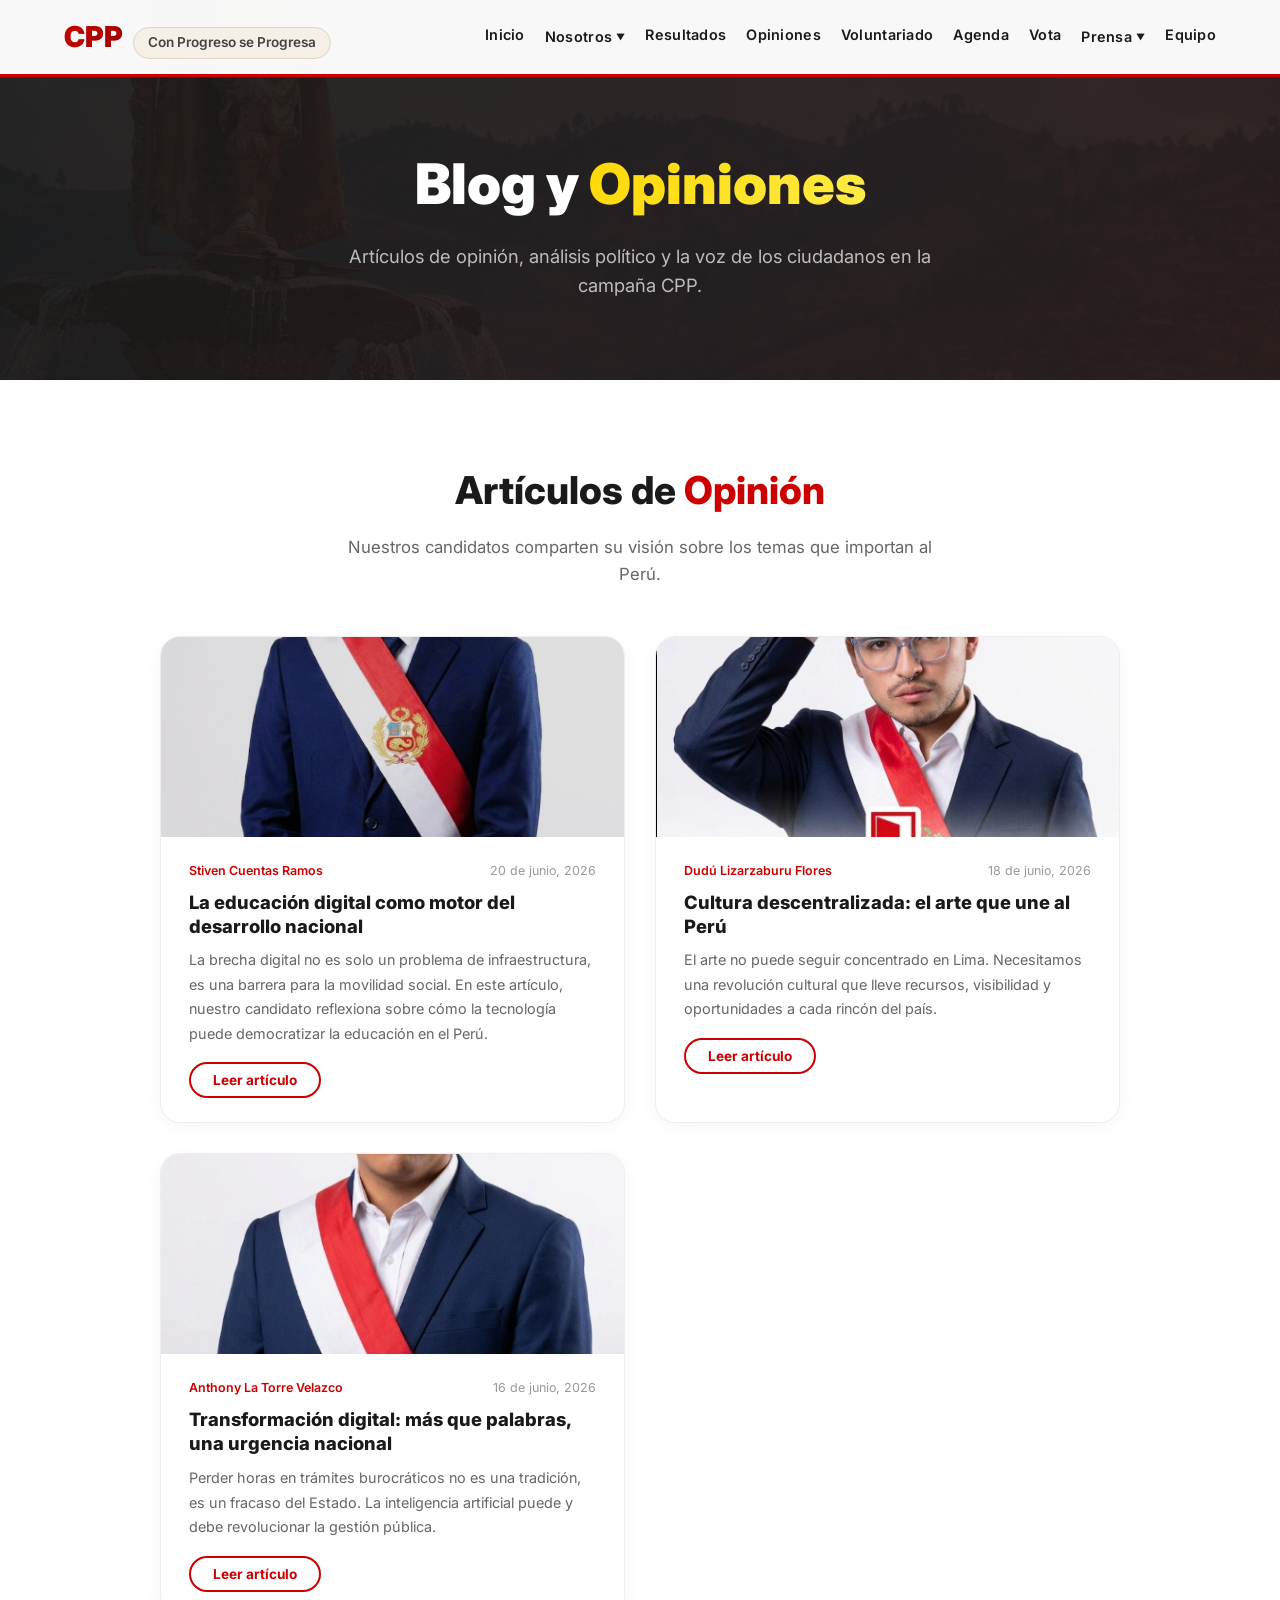
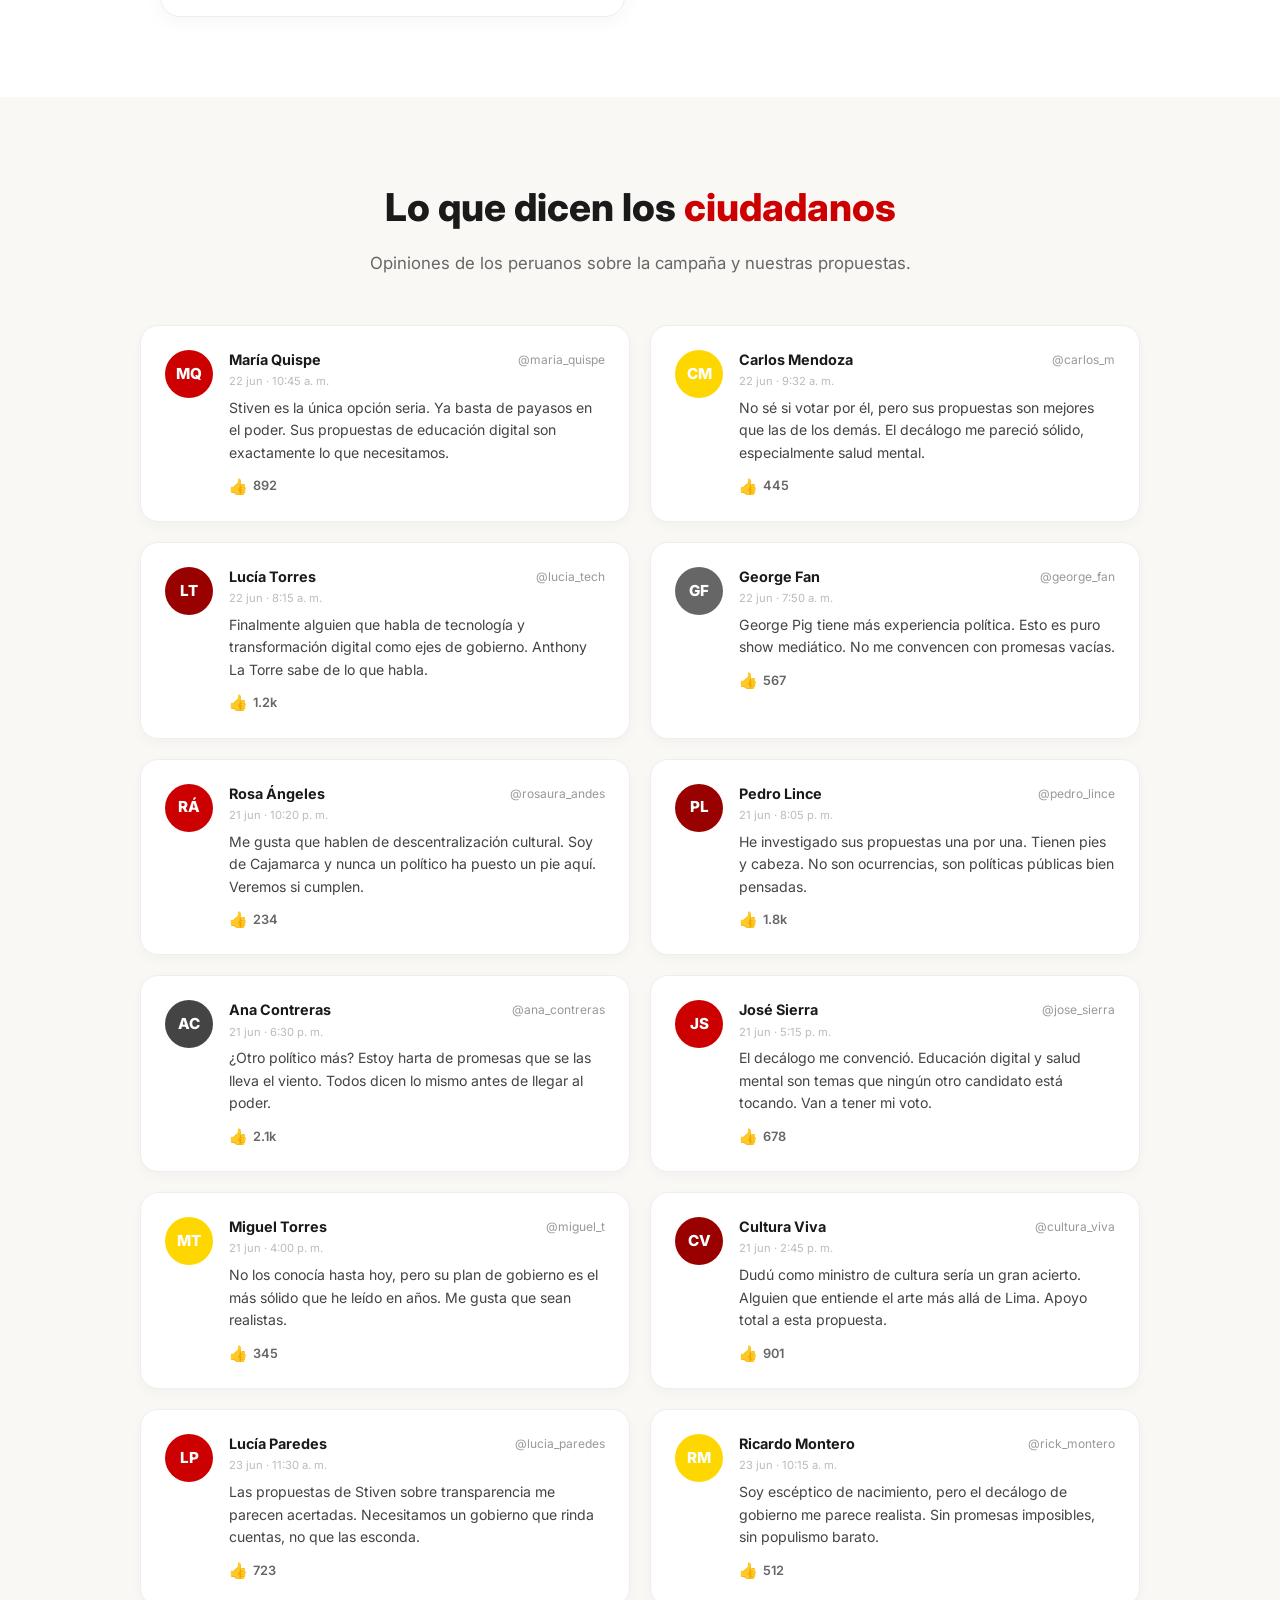
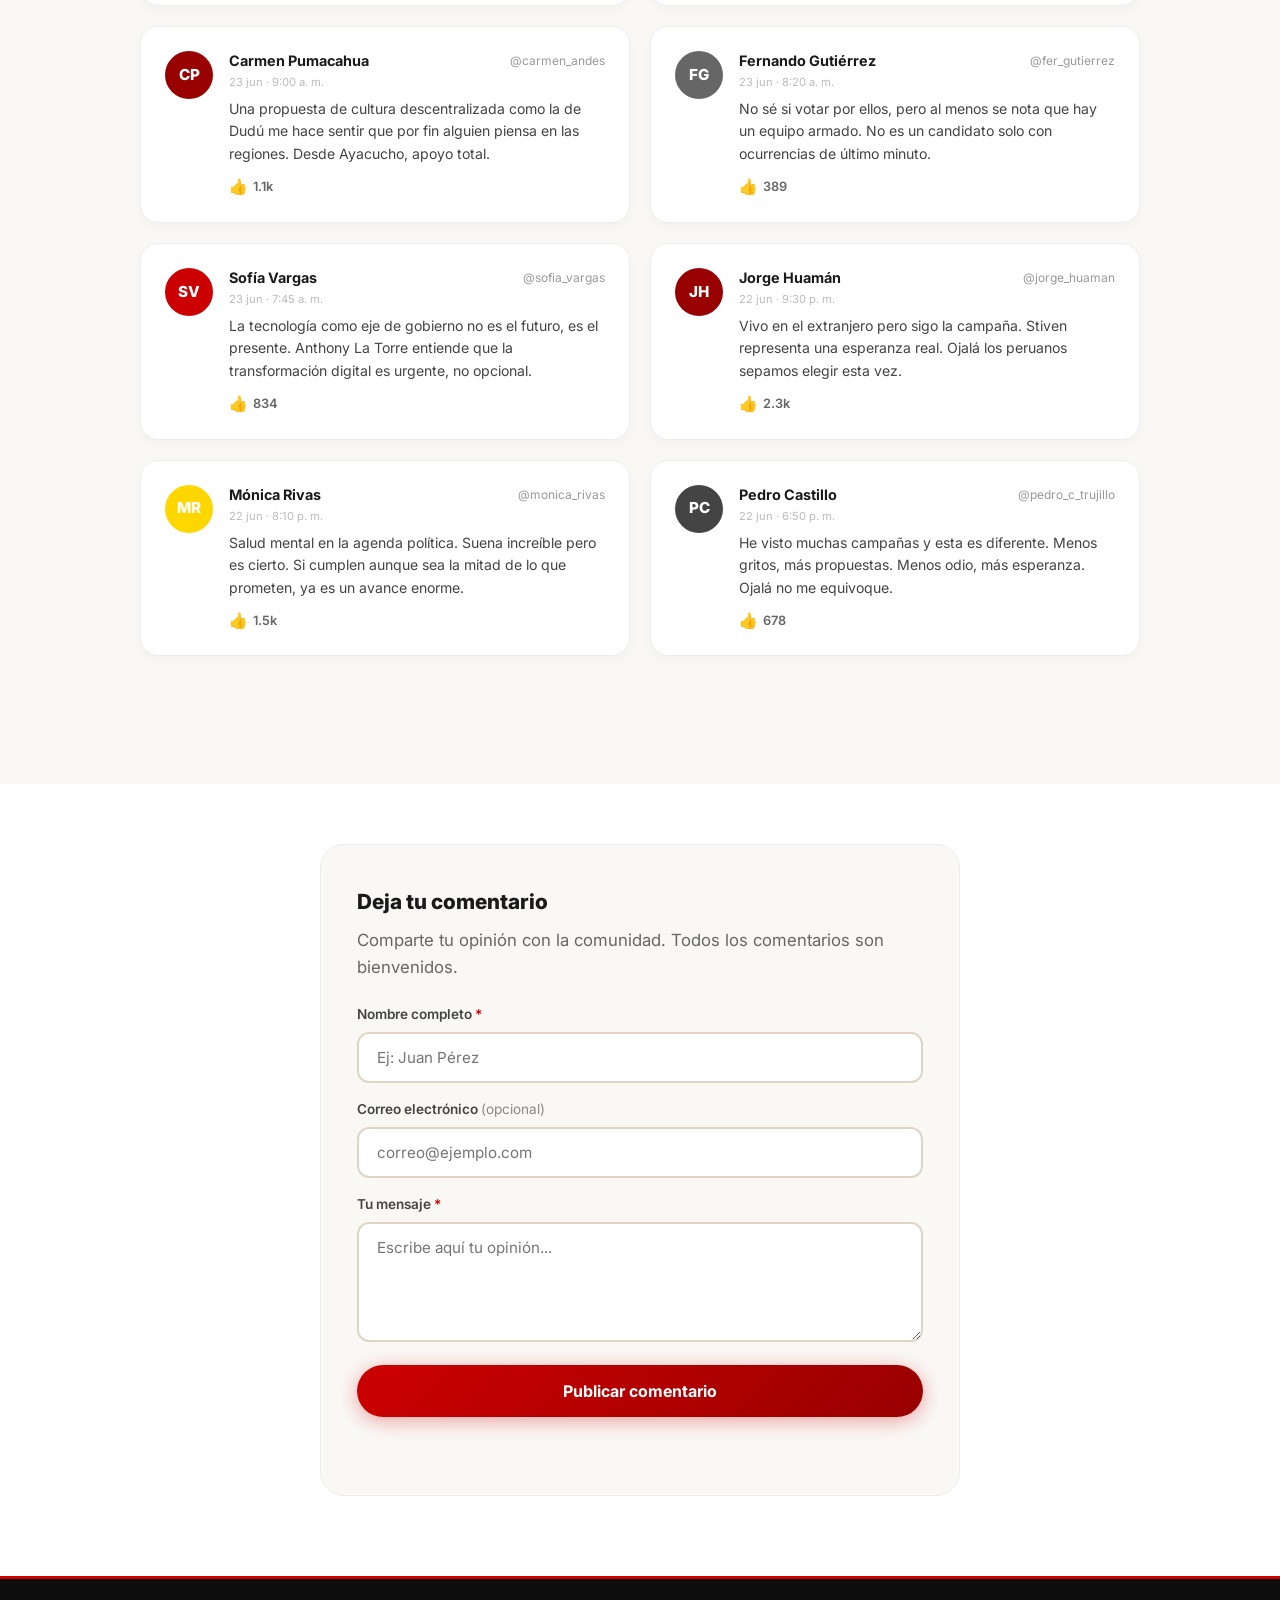
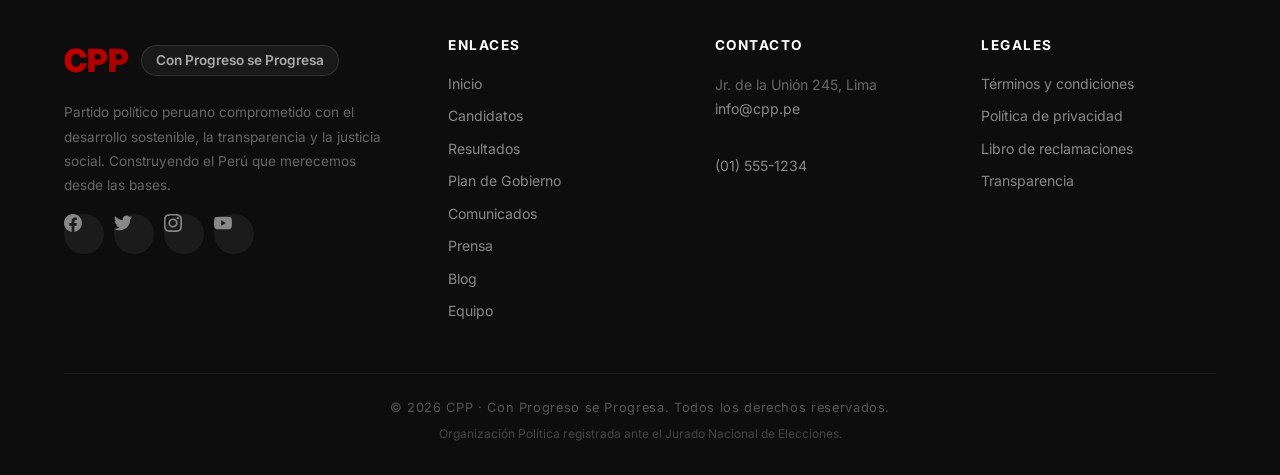
<file: blog.html>
<!DOCTYPE html>
<html lang="es">
<head>
    <meta charset="UTF-8" />
    <meta name="viewport" content="width=device-width, initial-scale=1.0" />
    <title>Blog y Opiniones · CPP | Con Progreso se Progresa</title>
    <link rel="stylesheet" href="css/blog.css" />
    <link rel="preconnect" href="https://fonts.googleapis.com" />
    <link href="https://fonts.googleapis.com/css2?family=Inter:wght@400;500;600;700;800;900&display=swap" rel="stylesheet" />
</head>
<body>

    <!-- ===== HEADER ===== -->
    <header class="header" id="header">
        <div class="container header-inner">
            <a href="index.html" class="logo">
                <span class="logo-cpp">CPP</span>
                <span class="logo-slogan">Con Progreso se Progresa</span>
            </a>
            <button class="nav-toggle" id="navToggle" aria-label="Menú de navegación">
                <span></span><span></span><span></span>
            </button>
            <nav class="nav" id="nav">
                <a href="index.html#inicio">Inicio</a>
                <div class="nav-item nav-dropdown">
                    <button class="nav-dropdown-toggle" aria-label="Menú Nosotros">
                        Nosotros <span class="nav-arrow">▼</span>
                    </button>
                    <div class="nav-dropdown-menu">
                        <a href="index.html#candidatos">Candidatos</a>
                        <a href="index.html#propuestas">Plan de Gobierno</a>
                        <a href="index.html#peru">Nuestro Perú</a>
                    </div>
                </div>
                <a href="index.html#resultados">Resultados</a>
                <a href="index.html#testimonios">Opiniones</a>
                <a href="index.html#voluntarios">Voluntariado</a>
                <a href="index.html#agenda">Agenda</a>
                <a href="index.html#votar">Vota</a>
                <div class="nav-item nav-dropdown">
                    <button class="nav-dropdown-toggle" aria-label="Menú Prensa">
                        Prensa <span class="nav-arrow">▼</span>
                    </button>
                    <div class="nav-dropdown-menu">
                        <a href="comunicados.html">Comunicados</a>
                        <a href="prensa.html">Notas de Prensa</a>
                        <a href="blog.html" style="color:#cc0000;">Blog</a>
                    </div>
                </div>
                <a href="equipo.html">Equipo</a>
            </nav>
        </div>
    </header>

    <!-- ===== BANNER ===== -->
    <section class="page-banner">
        <div class="container">
            <h1>Blog y <span>Opiniones</span></h1>
            <p>Artículos de opinión, análisis político y la voz de los ciudadanos en la campaña CPP.</p>
        </div>
    </section>

    <!-- ===== ARTÍCULOS ===== -->
    <section class="section articulos">
        <div class="container">
            <div class="section-header fade-up">
                <h2 class="section-title">Artículos de <span>Opinión</span></h2>
                <p class="section-sub">Nuestros candidatos comparten su visión sobre los temas que importan al Perú.</p>
            </div>
            <div class="articulos-grid" id="articulosContainer"></div>
        </div>
    </section>

    <!-- ===== MODAL ARTÍCULO ===== -->
    <div class="modal-overlay" id="modalArticulo">
        <div class="modal">
            <button class="modal-close" id="modalClose" aria-label="Cerrar">&times;</button>
            <div class="articulo-meta">
                <span class="articulo-autor" id="modalAutor"></span>
                <span id="modalFecha"></span>
            </div>
            <h2 id="modalTitle"></h2>
            <div class="modal-body" id="modalBody"></div>
        </div>
    </div>

    <!-- ===== TESTIMONIOS ===== -->
    <section class="section testimonios" id="testimonios">
        <div class="container">
            <div class="section-header fade-up">
                <h2 class="section-title">Lo que dicen los <span>ciudadanos</span></h2>
                <p class="section-sub">Opiniones de los peruanos sobre la campaña y nuestras propuestas.</p>
            </div>
            <div class="testimonios-grid" id="testimoniosGrid"></div>
        </div>
    </section>

    <!-- ===== FORMULARIO ===== -->
    <section class="formulario-section">
        <div class="container">
            <div class="formulario-wrapper fade-up">
                <h3>Deja tu comentario</h3>
                <p class="section-sub">Comparte tu opinión con la comunidad. Todos los comentarios son bienvenidos.</p>
                <form id="testimonioForm">
                    <div class="form-grupo">
                        <label for="formNombre">Nombre completo <span style="color:#cc0000;">*</span></label>
                        <input type="text" id="formNombre" placeholder="Ej: Juan Pérez" required />
                        <span class="error-msg">Este campo es obligatorio.</span>
                    </div>
                    <div class="form-grupo">
                        <label for="formEmail">Correo electrónico <span style="color:#888;font-weight:400;">(opcional)</span></label>
                        <input type="email" id="formEmail" placeholder="correo@ejemplo.com" />
                    </div>
                    <div class="form-grupo">
                        <label for="formMensajeInput">Tu mensaje <span style="color:#cc0000;">*</span></label>
                        <textarea id="formMensajeInput" placeholder="Escribe aquí tu opinión..." required></textarea>
                        <span class="error-msg">Este campo es obligatorio.</span>
                    </div>
                    <button type="submit" class="btn-enviar">Publicar comentario</button>
                    <p class="form-mensaje" id="formMensaje"></p>
                </form>
            </div>
        </div>
    </section>

    <!-- ===== FOOTER ===== -->
    <footer class="footer">
        <div class="container">
            <div class="footer-grid">
                <div class="footer-col">
                    <div class="footer-brand">
                        <span class="logo-cpp">CPP</span>
                        <span class="footer-slogan">Con Progreso se Progresa</span>
                    </div>
                    <p class="footer-text">Partido político peruano comprometido con el desarrollo sostenible, la transparencia y la justicia social. Construyendo el Perú que merecemos desde las bases.</p>
                    <div class="footer-social" style="margin-top:16px;">
                        <a href="#" class="social-link" aria-label="Facebook"><svg width="18" height="18" viewBox="0 0 24 24" fill="currentColor"><path d="M24 12.073c0-6.627-5.373-12-12-12s-12 5.373-12 12c0 5.99 4.388 10.954 10.125 11.854v-8.385H7.078v-3.47h3.047V9.43c0-3.007 1.792-4.669 4.533-4.669 1.312 0 2.686.235 2.686.235v2.953H15.83c-1.491 0-1.956.925-1.956 1.874v2.25h3.328l-.532 3.47h-2.796v8.385C19.612 23.027 24 18.062 24 12.073z"/></svg></a>
                        <a href="#" class="social-link" aria-label="Twitter"><svg width="18" height="18" viewBox="0 0 24 24" fill="currentColor"><path d="M23.953 4.57a10 10 0 01-2.825.775 4.958 4.958 0 002.163-2.723c-.951.555-2.005.959-3.127 1.184a4.92 4.92 0 00-8.384 4.482C7.69 8.095 4.067 6.13 1.64 3.162a4.822 4.822 0 00-.666 2.475c0 1.71.87 3.213 2.188 4.096a4.904 4.904 0 01-2.228-.616v.06a4.923 4.923 0 003.946 4.827 4.996 4.996 0 01-2.212.085 4.936 4.936 0 004.604 3.417 9.867 9.867 0 01-6.102 2.105c-.39 0-.779-.023-1.17-.067a13.995 13.995 0 007.557 2.209c9.053 0 13.998-7.496 13.998-13.985 0-.21 0-.42-.015-.63A9.935 9.935 0 0024 4.59z"/></svg></a>
                        <a href="#" class="social-link" aria-label="Instagram"><svg width="18" height="18" viewBox="0 0 24 24" fill="currentColor"><path d="M12 0C8.74 0 8.333.015 7.053.072 5.775.132 4.905.333 4.14.63c-.789.306-1.459.717-2.126 1.384S.935 3.35.63 4.14C.333 4.905.131 5.775.072 7.053.012 8.333 0 8.74 0 12s.015 3.667.072 4.947c.06 1.277.261 2.148.558 2.913.306.788.717 1.459 1.384 2.126.667.666 1.336 1.079 2.126 1.384.766.296 1.636.499 2.913.558C8.333 23.988 8.74 24 12 24s3.667-.015 4.947-.072c1.277-.06 2.148-.262 2.913-.558.788-.306 1.459-.718 2.126-1.384.666-.667 1.079-1.335 1.384-2.126.296-.765.499-1.636.558-2.913.06-1.28.072-1.687.072-4.947s-.015-3.667-.072-4.947c-.06-1.277-.262-2.149-.558-2.913-.306-.789-.718-1.459-1.384-2.126C21.319 1.347 20.651.935 19.86.63c-.765-.297-1.636-.499-2.913-.558C15.667.012 15.26 0 12 0zm0 2.16c3.203 0 3.585.016 4.85.071 1.17.055 1.805.249 2.227.415.562.217.96.477 1.382.896.419.42.679.819.896 1.381.164.422.36 1.057.413 2.227.057 1.266.07 1.646.07 4.85s-.015 3.585-.074 4.85c-.061 1.17-.256 1.805-.421 2.227-.224.562-.479.96-.899 1.382-.419.419-.824.679-1.38.896-.42.164-1.065.36-2.235.413-1.274.057-1.649.07-4.859.07-3.211 0-3.586-.015-4.859-.074-1.171-.061-1.816-.256-2.236-.421-.569-.224-.96-.479-1.379-.899-.421-.419-.69-.824-.9-1.38-.165-.42-.359-1.065-.42-2.235-.045-1.26-.061-1.649-.061-4.844 0-3.196.016-3.586.061-4.861.061-1.17.255-1.814.42-2.234.21-.57.479-.96.9-1.381.419-.419.81-.689 1.379-.898.42-.166 1.051-.361 2.221-.421 1.275-.045 1.65-.06 4.859-.06l.045.03zm0 3.678a6.162 6.162 0 100 12.324 6.162 6.162 0 100-12.324zM12 16c-2.21 0-4-1.79-4-4s1.79-4 4-4 4 1.79 4 4-1.79 4-4 4zm7.846-10.405a1.441 1.441 0 11-2.882 0 1.441 1.441 0 012.882 0z"/></svg></a>
                        <a href="#" class="social-link" aria-label="YouTube"><svg width="18" height="18" viewBox="0 0 24 24" fill="currentColor"><path d="M23.498 6.186a3.016 3.016 0 00-2.122-2.136C19.505 3.545 12 3.545 12 3.545s-7.505 0-9.377.505A3.017 3.017 0 00.502 6.186C0 8.07 0 12 0 12s0 3.93.502 5.814a3.016 3.016 0 002.122 2.136c1.871.505 9.376.505 9.376.505s7.505 0 9.377-.505a3.015 3.015 0 002.122-2.136C24 15.93 24 12 24 12s0-3.93-.502-5.814zM9.545 15.568V8.432L15.818 12l-6.273 3.568z"/></svg></a>
                    </div>
                </div>
                <div class="footer-col">
                    <h4>Enlaces</h4>
                    <a href="index.html#inicio">Inicio</a>
                    <a href="index.html#candidatos">Candidatos</a>
                    <a href="index.html#resultados">Resultados</a>
                    <a href="index.html#propuestas">Plan de Gobierno</a>
                    <a href="comunicados.html">Comunicados</a>
                    <a href="prensa.html">Prensa</a>
                    <a href="blog.html">Blog</a>
                    <a href="equipo.html">Equipo</a>
                </div>
                <div class="footer-col">
                    <h4>Contacto</h4>
                    <address>
                        Jr. de la Unión 245, Lima<br />
                        <a href="mailto:info@cpp.pe">info@cpp.pe</a><br />
                        <a href="tel:+5115551234">(01) 555-1234</a>
                    </address>
                </div>
                <div class="footer-col">
                    <h4>Legales</h4>
                    <a href="#">Términos y condiciones</a>
                    <a href="#">Política de privacidad</a>
                    <a href="#">Libro de reclamaciones</a>
                    <a href="#">Transparencia</a>
                </div>
            </div>
            <div class="footer-bottom">
                <p class="footer-copy">&copy; 2026 CPP · Con Progreso se Progresa. Todos los derechos reservados.</p>
                <p class="footer-legal">Organización Política registrada ante el Jurado Nacional de Elecciones.</p>
            </div>
        </div>
    </footer>

    <script src="js/blog.js"></script>
</body>
</html>
</file>
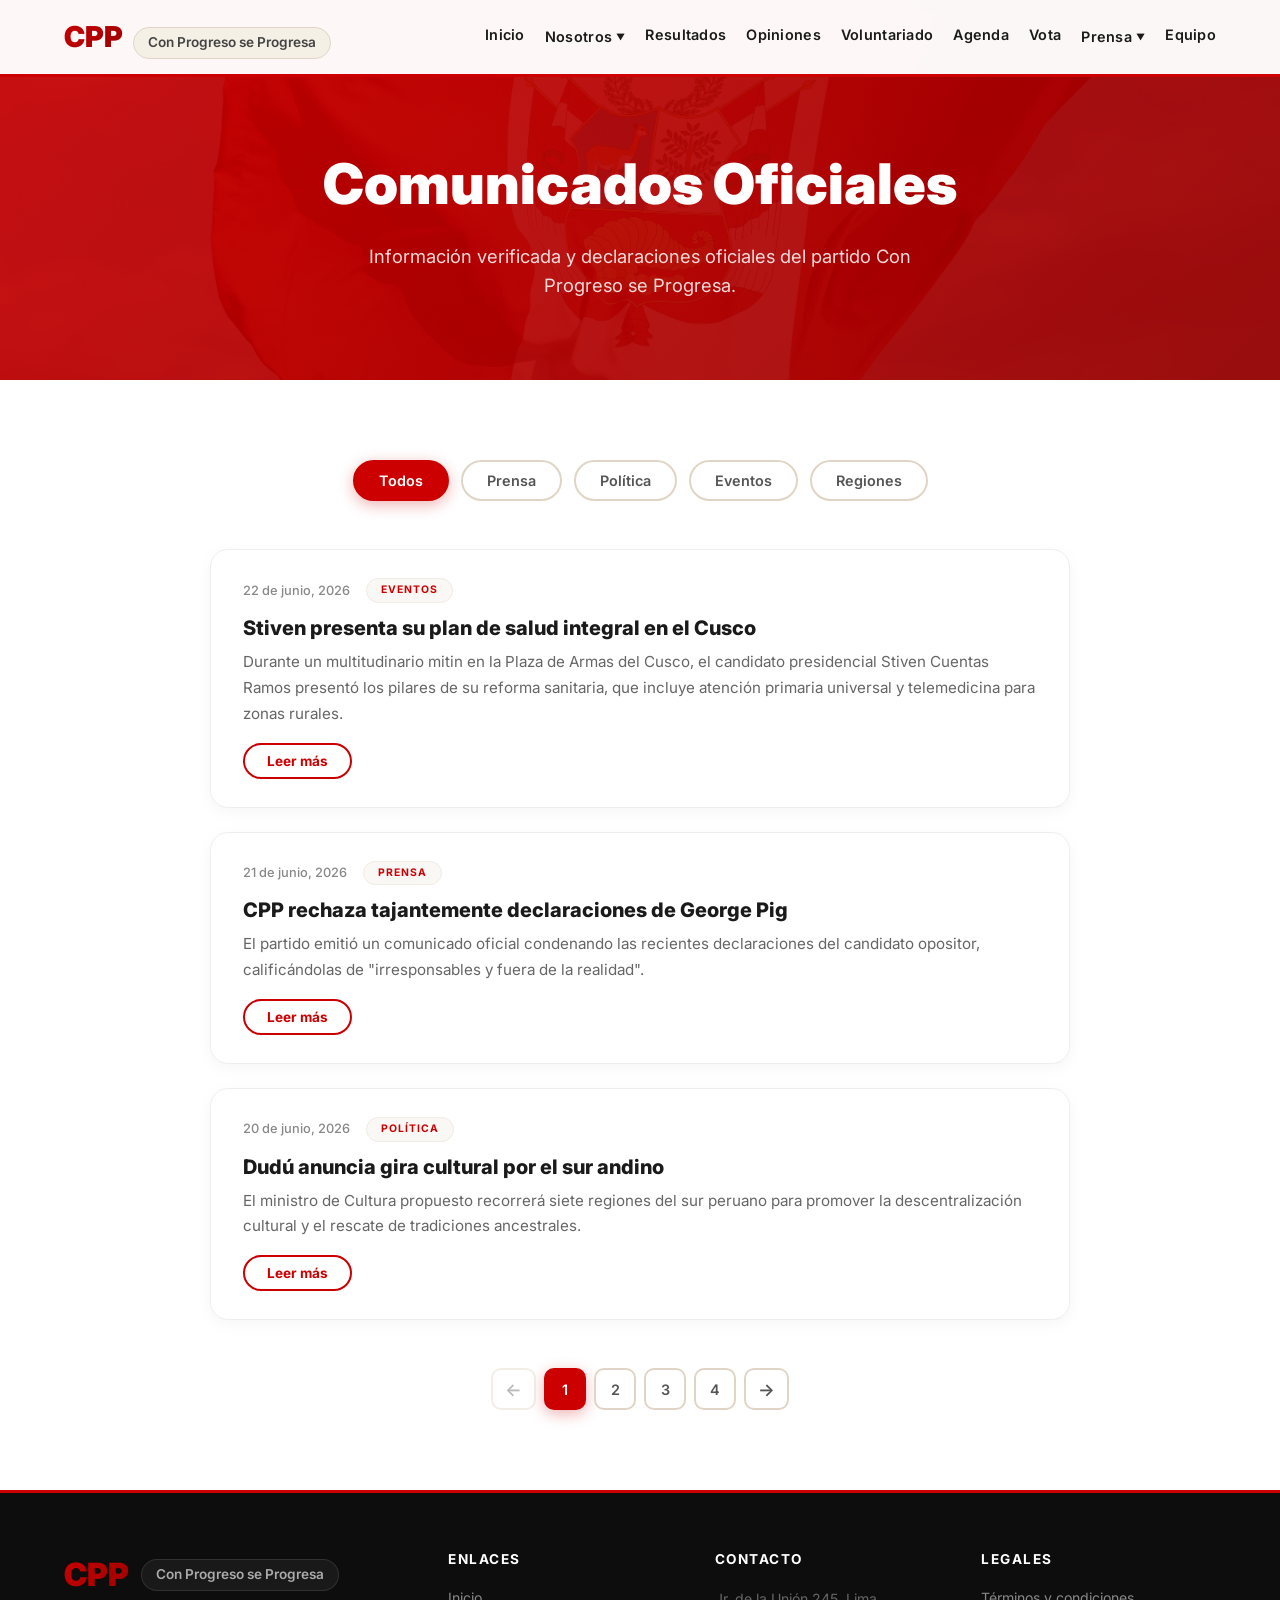
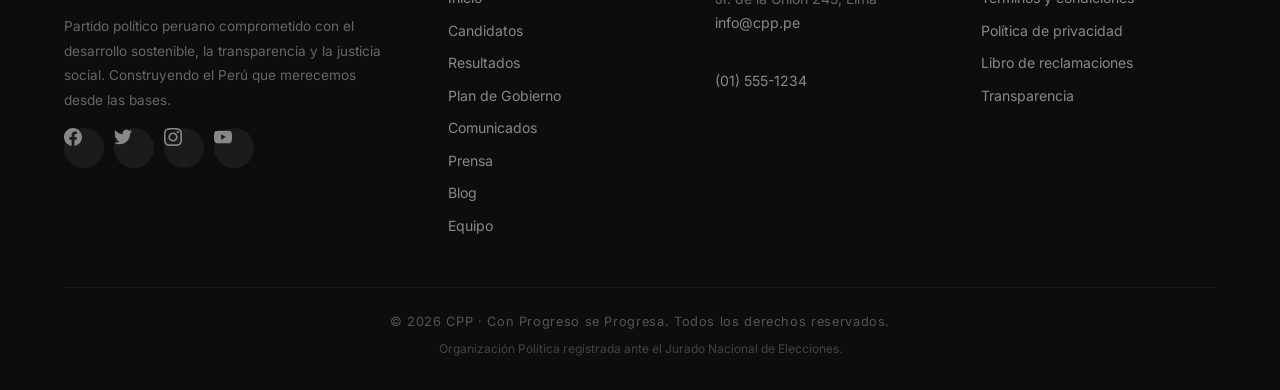
<file: comunicados.html>
<!DOCTYPE html>
<html lang="es">
<head>
    <meta charset="UTF-8" />
    <meta name="viewport" content="width=device-width, initial-scale=1.0" />
    <title>Comunicados Oficiales · CPP | Con Progreso se Progresa</title>
    <link rel="stylesheet" href="css/comunicados.css" />
    <link rel="preconnect" href="https://fonts.googleapis.com" />
    <link href="https://fonts.googleapis.com/css2?family=Inter:wght@400;500;600;700;800;900&display=swap" rel="stylesheet" />
</head>
<body>

    <!-- ===== HEADER ===== -->
    <header class="header" id="header">
        <div class="container header-inner">
            <a href="index.html" class="logo">
                <span class="logo-cpp">CPP</span>
                <span class="logo-slogan">Con Progreso se Progresa</span>
            </a>
            <button class="nav-toggle" id="navToggle" aria-label="Menú de navegación">
                <span></span><span></span><span></span>
            </button>
            <nav class="nav" id="nav">
                <a href="index.html#inicio">Inicio</a>
                <div class="nav-item nav-dropdown">
                    <button class="nav-dropdown-toggle" aria-label="Menú Nosotros">
                        Nosotros <span class="nav-arrow">▼</span>
                    </button>
                    <div class="nav-dropdown-menu">
                        <a href="index.html#candidatos">Candidatos</a>
                        <a href="index.html#propuestas">Plan de Gobierno</a>
                        <a href="index.html#peru">Nuestro Perú</a>
                    </div>
                </div>
                <a href="index.html#resultados">Resultados</a>
                <a href="index.html#testimonios">Opiniones</a>
                <a href="index.html#voluntarios">Voluntariado</a>
                <a href="index.html#agenda">Agenda</a>
                <a href="index.html#votar">Vota</a>
                <div class="nav-item nav-dropdown">
                    <button class="nav-dropdown-toggle" aria-label="Menú Prensa">
                        Prensa <span class="nav-arrow">▼</span>
                    </button>
                    <div class="nav-dropdown-menu">
                        <a href="comunicados.html" style="color:#cc0000;">Comunicados</a>
                        <a href="prensa.html">Notas de Prensa</a>
                        <a href="blog.html">Blog</a>
                    </div>
                </div>
                <a href="equipo.html">Equipo</a>
            </nav>
        </div>
    </header>

    <!-- ===== BANNER ===== -->
    <section class="page-banner">
        <div class="container">
            <h1>Comunicados Oficiales</h1>
            <p>Información verificada y declaraciones oficiales del partido Con Progreso se Progresa.</p>
        </div>
    </section>

    <!-- ===== COMUNICADOS ===== -->
    <section class="section">
        <div class="container">
            <div class="filters fade-up">
                <button class="filter-btn active" data-filter="Todos">Todos</button>
                <button class="filter-btn" data-filter="Prensa">Prensa</button>
                <button class="filter-btn" data-filter="Política">Política</button>
                <button class="filter-btn" data-filter="Eventos">Eventos</button>
                <button class="filter-btn" data-filter="Regiones">Regiones</button>
            </div>

            <div class="comunicados-list" id="comunicadosList"></div>

            <div class="pagination" id="pagination"></div>
        </div>
    </section>

    <!-- ===== MODAL COMUNICADO ===== -->
    <div class="modal-overlay" id="modalComunicado">
        <div class="modal">
            <button class="modal-close" id="modalClose" aria-label="Cerrar">&times;</button>
            <span class="modal-badge" id="modalBadge"></span>
            <span class="modal-fecha" id="modalFecha"></span>
            <h2 id="modalTitle"></h2>
            <div class="modal-body" id="modalBody"></div>
        </div>
    </div>

    <!-- ===== FOOTER ===== -->
    <footer class="footer">
        <div class="container">
            <div class="footer-grid">
                <div class="footer-col">
                    <div class="footer-brand">
                        <span class="logo-cpp">CPP</span>
                        <span class="footer-slogan">Con Progreso se Progresa</span>
                    </div>
                    <p class="footer-text">Partido político peruano comprometido con el desarrollo sostenible, la transparencia y la justicia social. Construyendo el Perú que merecemos desde las bases.</p>
                    <div class="footer-social" style="margin-top:16px;">
                        <a href="#" class="social-link" aria-label="Facebook">
                            <svg width="18" height="18" viewBox="0 0 24 24" fill="currentColor"><path d="M24 12.073c0-6.627-5.373-12-12-12s-12 5.373-12 12c0 5.99 4.388 10.954 10.125 11.854v-8.385H7.078v-3.47h3.047V9.43c0-3.007 1.792-4.669 4.533-4.669 1.312 0 2.686.235 2.686.235v2.953H15.83c-1.491 0-1.956.925-1.956 1.874v2.25h3.328l-.532 3.47h-2.796v8.385C19.612 23.027 24 18.062 24 12.073z"/></svg>
                        </a>
                        <a href="#" class="social-link" aria-label="Twitter">
                            <svg width="18" height="18" viewBox="0 0 24 24" fill="currentColor"><path d="M23.953 4.57a10 10 0 01-2.825.775 4.958 4.958 0 002.163-2.723c-.951.555-2.005.959-3.127 1.184a4.92 4.92 0 00-8.384 4.482C7.69 8.095 4.067 6.13 1.64 3.162a4.822 4.822 0 00-.666 2.475c0 1.71.87 3.213 2.188 4.096a4.904 4.904 0 01-2.228-.616v.06a4.923 4.923 0 003.946 4.827 4.996 4.996 0 01-2.212.085 4.936 4.936 0 004.604 3.417 9.867 9.867 0 01-6.102 2.105c-.39 0-.779-.023-1.17-.067a13.995 13.995 0 007.557 2.209c9.053 0 13.998-7.496 13.998-13.985 0-.21 0-.42-.015-.63A9.935 9.935 0 0024 4.59z"/></svg>
                        </a>
                        <a href="#" class="social-link" aria-label="Instagram">
                            <svg width="18" height="18" viewBox="0 0 24 24" fill="currentColor"><path d="M12 0C8.74 0 8.333.015 7.053.072 5.775.132 4.905.333 4.14.63c-.789.306-1.459.717-2.126 1.384S.935 3.35.63 4.14C.333 4.905.131 5.775.072 7.053.012 8.333 0 8.74 0 12s.015 3.667.072 4.947c.06 1.277.261 2.148.558 2.913.306.788.717 1.459 1.384 2.126.667.666 1.336 1.079 2.126 1.384.766.296 1.636.499 2.913.558C8.333 23.988 8.74 24 12 24s3.667-.015 4.947-.072c1.277-.06 2.148-.262 2.913-.558.788-.306 1.459-.718 2.126-1.384.666-.667 1.079-1.335 1.384-2.126.296-.765.499-1.636.558-2.913.06-1.28.072-1.687.072-4.947s-.015-3.667-.072-4.947c-.06-1.277-.262-2.149-.558-2.913-.306-.789-.718-1.459-1.384-2.126C21.319 1.347 20.651.935 19.86.63c-.765-.297-1.636-.499-2.913-.558C15.667.012 15.26 0 12 0zm0 2.16c3.203 0 3.585.016 4.85.071 1.17.055 1.805.249 2.227.415.562.217.96.477 1.382.896.419.42.679.819.896 1.381.164.422.36 1.057.413 2.227.057 1.266.07 1.646.07 4.85s-.015 3.585-.074 4.85c-.061 1.17-.256 1.805-.421 2.227-.224.562-.479.96-.899 1.382-.419.419-.824.679-1.38.896-.42.164-1.065.36-2.235.413-1.274.057-1.649.07-4.859.07-3.211 0-3.586-.015-4.859-.074-1.171-.061-1.816-.256-2.236-.421-.569-.224-.96-.479-1.379-.899-.421-.419-.69-.824-.9-1.38-.165-.42-.359-1.065-.42-2.235-.045-1.26-.061-1.649-.061-4.844 0-3.196.016-3.586.061-4.861.061-1.17.255-1.814.42-2.234.21-.57.479-.96.9-1.381.419-.419.81-.689 1.379-.898.42-.166 1.051-.361 2.221-.421 1.275-.045 1.65-.06 4.859-.06l.045.03zm0 3.678a6.162 6.162 0 100 12.324 6.162 6.162 0 100-12.324zM12 16c-2.21 0-4-1.79-4-4s1.79-4 4-4 4 1.79 4 4-1.79 4-4 4zm7.846-10.405a1.441 1.441 0 11-2.882 0 1.441 1.441 0 012.882 0z"/></svg>
                        </a>
                        <a href="#" class="social-link" aria-label="YouTube">
                            <svg width="18" height="18" viewBox="0 0 24 24" fill="currentColor"><path d="M23.498 6.186a3.016 3.016 0 00-2.122-2.136C19.505 3.545 12 3.545 12 3.545s-7.505 0-9.377.505A3.017 3.017 0 00.502 6.186C0 8.07 0 12 0 12s0 3.93.502 5.814a3.016 3.016 0 002.122 2.136c1.871.505 9.376.505 9.376.505s7.505 0 9.377-.505a3.015 3.015 0 002.122-2.136C24 15.93 24 12 24 12s0-3.93-.502-5.814zM9.545 15.568V8.432L15.818 12l-6.273 3.568z"/></svg>
                        </a>
                    </div>
                </div>
                <div class="footer-col">
                    <h4>Enlaces</h4>
                    <a href="index.html#inicio">Inicio</a>
                    <a href="index.html#candidatos">Candidatos</a>
                    <a href="index.html#resultados">Resultados</a>
                    <a href="index.html#propuestas">Plan de Gobierno</a>
                    <a href="comunicados.html">Comunicados</a>
                    <a href="prensa.html">Prensa</a>
                    <a href="blog.html">Blog</a>
                    <a href="equipo.html">Equipo</a>
                </div>
                <div class="footer-col">
                    <h4>Contacto</h4>
                    <address>
                        Jr. de la Unión 245, Lima<br />
                        <a href="mailto:info@cpp.pe">info@cpp.pe</a><br />
                        <a href="tel:+5115551234">(01) 555-1234</a>
                    </address>
                </div>
                <div class="footer-col">
                    <h4>Legales</h4>
                    <a href="#">Términos y condiciones</a>
                    <a href="#">Política de privacidad</a>
                    <a href="#">Libro de reclamaciones</a>
                    <a href="#">Transparencia</a>
                </div>
            </div>
            <div class="footer-bottom">
                <p class="footer-copy">&copy; 2026 CPP · Con Progreso se Progresa. Todos los derechos reservados.</p>
                <p class="footer-legal">Organización Política registrada ante el Jurado Nacional de Elecciones.</p>
            </div>
        </div>
    </footer>

    <script src="js/comunicados.js"></script>
</body>
</html>
</file>
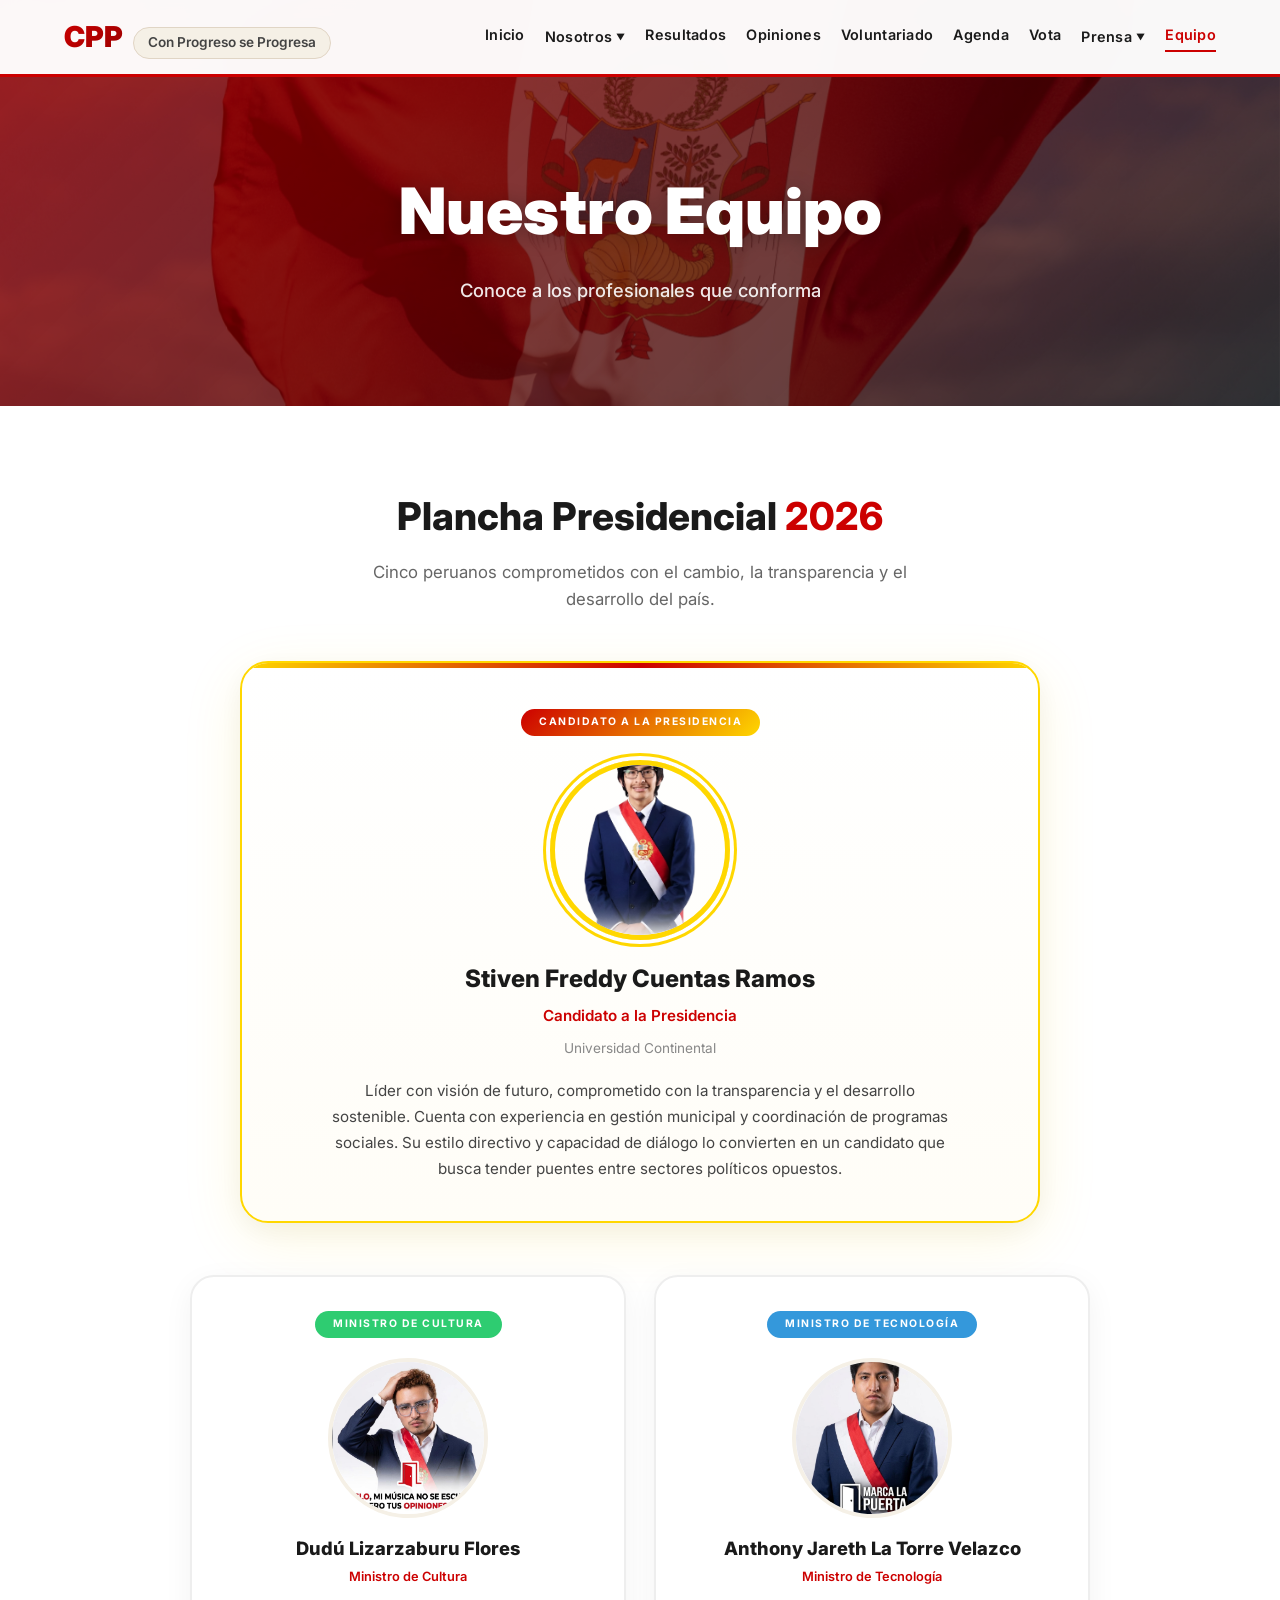
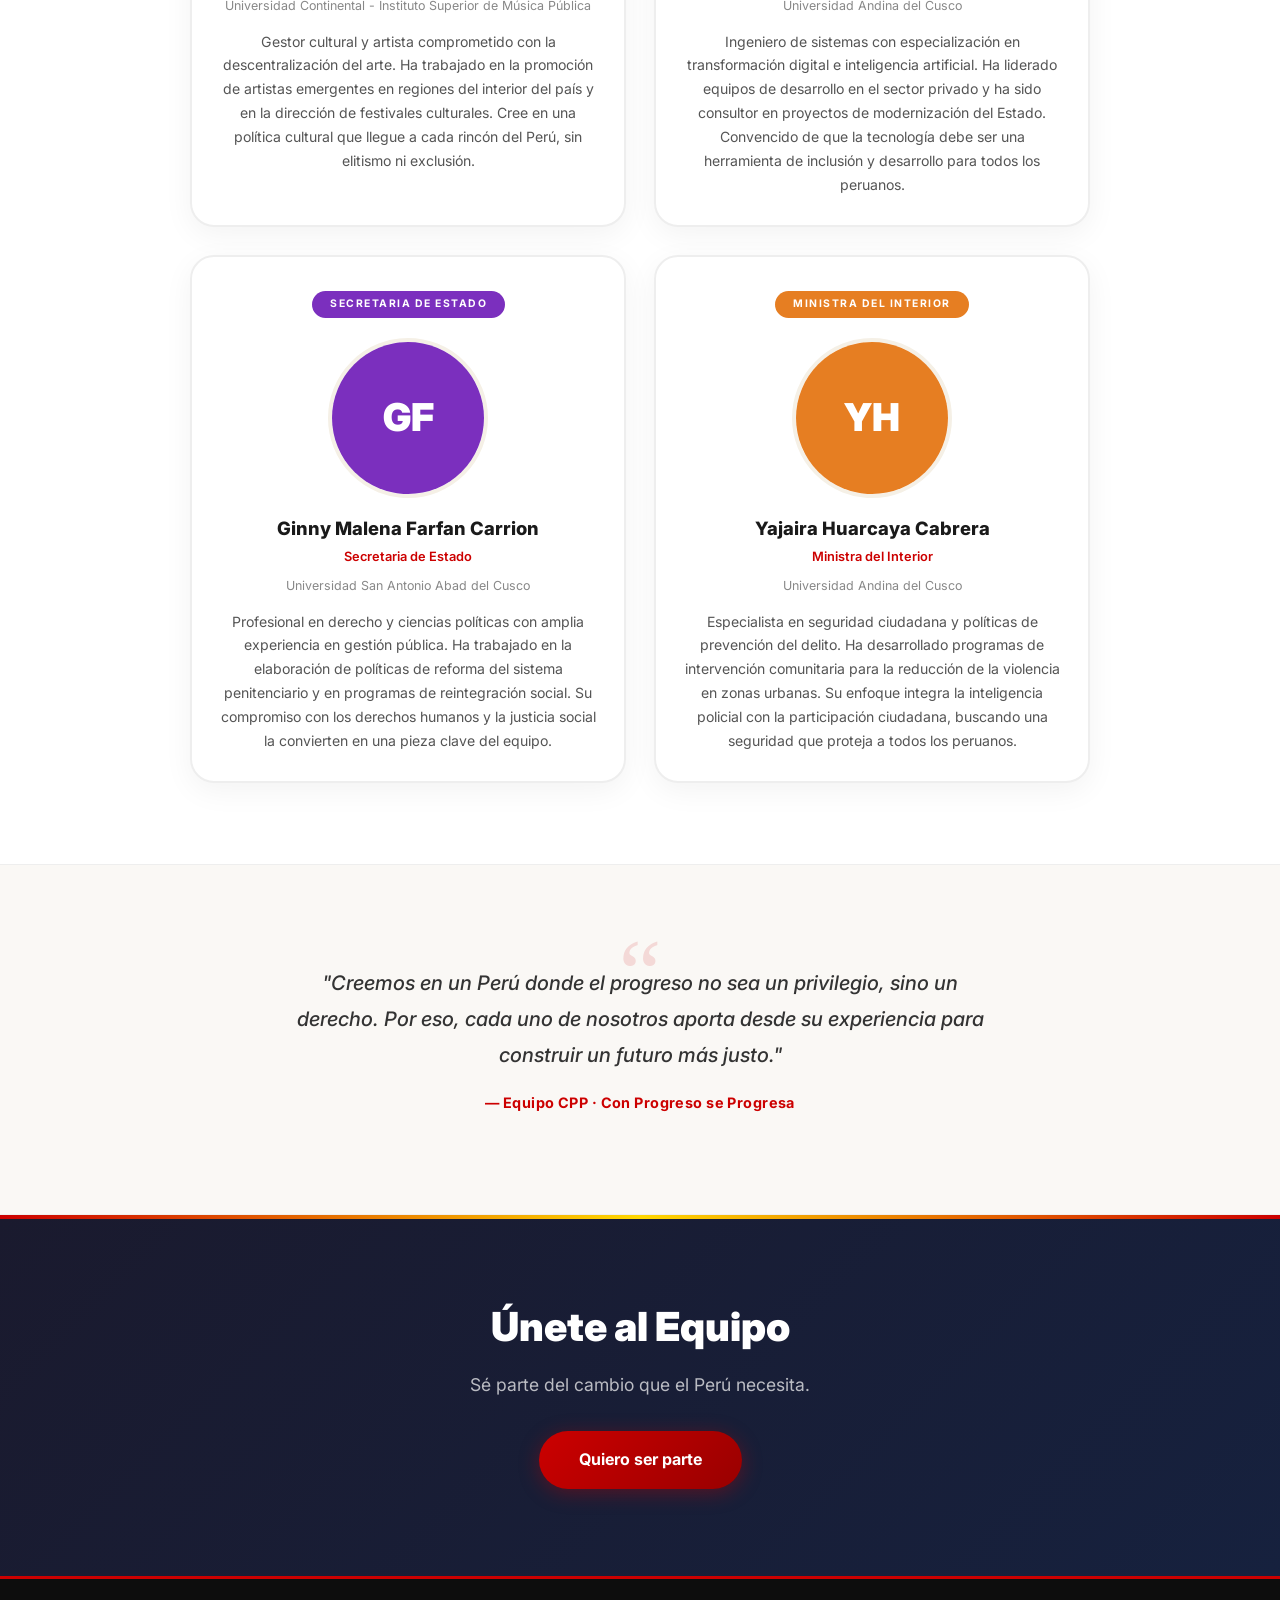
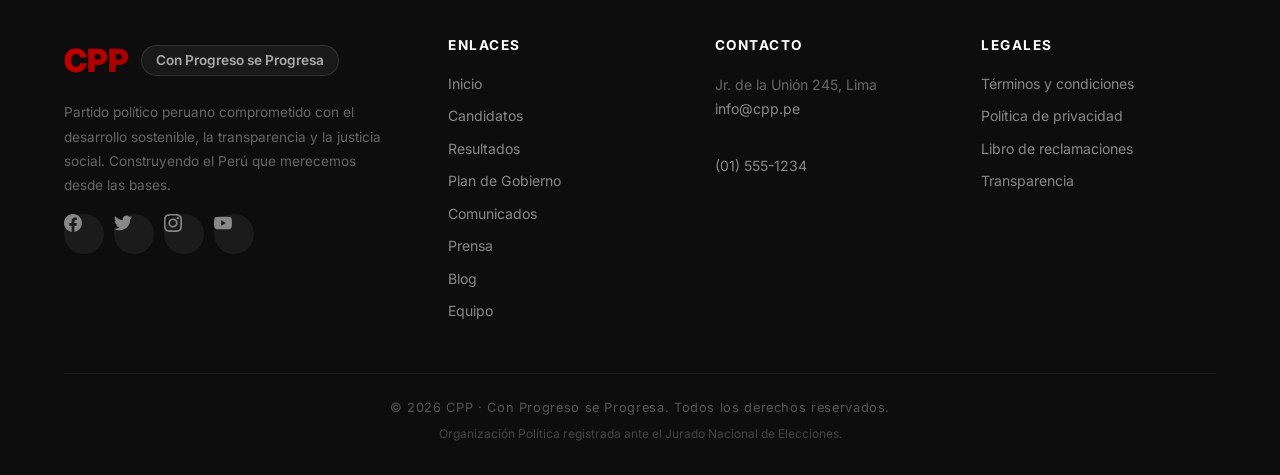
<file: equipo.html>
<!DOCTYPE html>
<html lang="es">
<head>
    <meta charset="UTF-8" />
    <meta name="viewport" content="width=device-width, initial-scale=1.0" />
    <title>Nuestro Equipo · CPP | Con Progreso se Progresa</title>
    <link rel="stylesheet" href="css/equipo.css" />
    <link rel="preconnect" href="https://fonts.googleapis.com" />
    <link href="https://fonts.googleapis.com/css2?family=Inter:wght@400;500;600;700;800;900&display=swap" rel="stylesheet" />
</head>
<body>

    <!-- ===== HEADER ===== -->
    <header class="header" id="header">
        <div class="container header-inner">
            <a href="index.html" class="logo">
                <span class="logo-cpp">CPP</span>
                <span class="logo-slogan">Con Progreso se Progresa</span>
            </a>
            <button class="nav-toggle" id="navToggle" aria-label="Menú de navegación">
                <span></span><span></span><span></span>
            </button>
            <nav class="nav" id="nav">
                <a href="index.html#inicio">Inicio</a>
                <div class="nav-item nav-dropdown">
                    <button class="nav-dropdown-toggle" aria-label="Menú Nosotros">
                        Nosotros <span class="nav-arrow">▼</span>
                    </button>
                    <div class="nav-dropdown-menu">
                        <a href="index.html#candidatos">Candidatos</a>
                        <a href="index.html#propuestas">Plan de Gobierno</a>
                        <a href="index.html#peru">Nuestro Perú</a>
                    </div>
                </div>
                <a href="index.html#resultados">Resultados</a>
                <a href="index.html#testimonios">Opiniones</a>
                <a href="index.html#voluntarios">Voluntariado</a>
                <a href="index.html#agenda">Agenda</a>
                <a href="index.html#votar">Vota</a>
                <div class="nav-item nav-dropdown">
                    <button class="nav-dropdown-toggle" aria-label="Menú Prensa">
                        Prensa <span class="nav-arrow">▼</span>
                    </button>
                    <div class="nav-dropdown-menu">
                        <a href="comunicados.html">Comunicados</a>
                        <a href="prensa.html">Notas de Prensa</a>
                        <a href="blog.html">Blog</a>
                    </div>
                </div>
                <a href="equipo.html" style="color:#cc0000;border-bottom-color:#cc0000;">Equipo</a>
            </nav>
        </div>
    </header>

    <!-- ===== HERO / BANNER (Zoom-In, Parallax) ===== -->
    <section class="page-banner hero-zoom-in" id="heroBanner">
        <div class="parallax-bg" id="parallaxBg"></div>
        <div class="container">
            <h1 class="banner-title">Nuestro Equipo</h1>
            <p class="banner-sub" id="typewriterText"></p>
        </div>
    </section>

    <!-- ===== PLANCHA PRESIDENCIAL ===== -->
    <section class="section" id="equipo">
        <div class="container">
            <div class="section-header fade-up">
                <h2 class="section-title">Plancha Presidencial <span>2026</span></h2>
                <p class="section-sub">Cinco peruanos comprometidos con el cambio, la transparencia y el desarrollo del país.</p>
            </div>

            <!-- Stiven Cuentas - Presidente (Pop, Glow Pulse, Tilt 3D) -->
            <div class="team-featured glow-pulse" data-tilt>
                <div class="team-featured-inner stiven-pop">
                    <span class="team-badge floating" data-cargo="presidente">Candidato a la Presidencia</span>
                    <div class="team-img-wrap team-img-wrap--xl">
                        <img src="img/chinop.png" alt="Stiven Freddy Cuentas Ramos" class="team-img" />
                    </div>
                    <h3 class="team-nombre">Stiven Freddy Cuentas Ramos</h3>
                    <span class="team-cargo">Candidato a la Presidencia</span>
                    <span class="team-universidad">Universidad Continental</span>
                    <p class="team-desc">Líder con visión de futuro, comprometido con la transparencia y el desarrollo sostenible. Cuenta con experiencia en gestión municipal y coordinación de programas sociales. Su estilo directivo y capacidad de diálogo lo convierten en un candidato que busca tender puentes entre sectores políticos opuestos.</p>
                </div>
            </div>

            <!-- Grid de Ministros y Secretaria -->
            <div class="team-grid">

                <!-- Dudú Lizarzaburu - Ministro de Cultura -->
                <div class="team-card fade-up" data-tilt data-cargo="cultura">
                    <span class="team-badge floating">Ministro de Cultura</span>
                    <div class="team-img-wrap">
                        <img src="img/bannerdudu.jpg" alt="Dudú Lizarzaburu Flores" class="team-img" />
                    </div>
                    <h3 class="team-nombre">Dudú Lizarzaburu Flores</h3>
                    <span class="team-cargo">Ministro de Cultura</span>
                    <span class="team-universidad">Universidad Continental - Instituto Superior de Música Pública</span>
                    <p class="team-desc">Gestor cultural y artista comprometido con la descentralización del arte. Ha trabajado en la promoción de artistas emergentes en regiones del interior del país y en la dirección de festivales culturales. Cree en una política cultural que llegue a cada rincón del Perú, sin elitismo ni exclusión.</p>
                </div>

                <!-- Anthony La Torre - Ministro de Tecnología -->
                <div class="team-card fade-up" data-tilt data-cargo="tecnologia">
                    <span class="team-badge floating">Ministro de Tecnología</span>
                    <div class="team-img-wrap">
                        <img src="img/banneranthony.jpg" alt="Anthony Jareth La Torre Velazco" class="team-img" />
                    </div>
                    <h3 class="team-nombre">Anthony Jareth La Torre Velazco</h3>
                    <span class="team-cargo">Ministro de Tecnología</span>
                    <span class="team-universidad">Universidad Andina del Cusco</span>
                    <p class="team-desc">Ingeniero de sistemas con especialización en transformación digital e inteligencia artificial. Ha liderado equipos de desarrollo en el sector privado y ha sido consultor en proyectos de modernización del Estado. Convencido de que la tecnología debe ser una herramienta de inclusión y desarrollo para todos los peruanos.</p>
                </div>

                <!-- Ginny Farfan - Secretaria de Estado -->
                <div class="team-card fade-up" data-tilt data-cargo="secretaria">
                    <span class="team-badge floating">Secretaria de Estado</span>
                    <div class="team-img-wrap">
                        <div class="team-avatar" style="background:#7B2FBE;">GF</div>
                    </div>
                    <h3 class="team-nombre">Ginny Malena Farfan Carrion</h3>
                    <span class="team-cargo">Secretaria de Estado</span>
                    <span class="team-universidad">Universidad San Antonio Abad del Cusco</span>
                    <p class="team-desc">Profesional en derecho y ciencias políticas con amplia experiencia en gestión pública. Ha trabajado en la elaboración de políticas de reforma del sistema penitenciario y en programas de reintegración social. Su compromiso con los derechos humanos y la justicia social la convierten en una pieza clave del equipo.</p>
                </div>

                <!-- Yajaira Huarcaya - Ministra del Interior -->
                <div class="team-card fade-up" data-tilt data-cargo="interior">
                    <span class="team-badge floating">Ministra del Interior</span>
                    <div class="team-img-wrap">
                        <div class="team-avatar" style="background:#E67E22;">YH</div>
                    </div>
                    <h3 class="team-nombre">Yajaira Huarcaya Cabrera</h3>
                    <span class="team-cargo">Ministra del Interior</span>
                    <span class="team-universidad">Universidad Andina del Cusco</span>
                    <p class="team-desc">Especialista en seguridad ciudadana y políticas de prevención del delito. Ha desarrollado programas de intervención comunitaria para la reducción de la violencia en zonas urbanas. Su enfoque integra la inteligencia policial con la participación ciudadana, buscando una seguridad que proteja a todos los peruanos.</p>
                </div>

            </div>
        </div>
    </section>

    <!-- ===== NUESTRA VISIÓN ===== -->
    <section class="section vision-section">
        <div class="container">
            <blockquote class="vision-blockquote fade-up">
                <p>"Creemos en un Per&uacute; donde el progreso no sea un privilegio, sino un derecho. Por eso, cada uno de nosotros aporta desde su experiencia para construir un futuro m&aacute;s justo."</p>
                <cite>&mdash; Equipo CPP · Con Progreso se Progresa</cite>
            </blockquote>
        </div>
    </section>

    <!-- ===== CTA - ÚNETE AL EQUIPO ===== -->
    <section class="section cta-section">
        <div class="container">
            <div class="cta-content fade-up">
                <h2>&Uacute;nete al Equipo</h2>
                <p>S&eacute; parte del cambio que el Per&uacute; necesita.</p>
                <a href="index.html#voluntarios" class="btn-primary">Quiero ser parte</a>
            </div>
        </div>
    </section>

    <!-- ===== FOOTER ===== -->
    <footer class="footer">
        <div class="container">
            <div class="footer-grid">
                <div class="footer-col">
                    <div class="footer-brand">
                        <span class="logo-cpp">CPP</span>
                        <span class="footer-slogan">Con Progreso se Progresa</span>
                    </div>
                    <p class="footer-text">Partido pol&iacute;tico peruano comprometido con el desarrollo sostenible, la transparencia y la justicia social. Construyendo el Per&uacute; que merecemos desde las bases.</p>
                    <div class="footer-social" style="margin-top:16px;">
                        <a href="#" class="social-link" aria-label="Facebook"><svg width="18" height="18" viewBox="0 0 24 24" fill="currentColor"><path d="M24 12.073c0-6.627-5.373-12-12-12s-12 5.373-12 12c0 5.99 4.388 10.954 10.125 11.854v-8.385H7.078v-3.47h3.047V9.43c0-3.007 1.792-4.669 4.533-4.669 1.312 0 2.686.235 2.686.235v2.953H15.83c-1.491 0-1.956.925-1.956 1.874v2.25h3.328l-.532 3.47h-2.796v8.385C19.612 23.027 24 18.062 24 12.073z"/></svg></a>
                        <a href="#" class="social-link" aria-label="Twitter"><svg width="18" height="18" viewBox="0 0 24 24" fill="currentColor"><path d="M23.953 4.57a10 10 0 01-2.825.775 4.958 4.958 0 002.163-2.723c-.951.555-2.005.959-3.127 1.184a4.92 4.92 0 00-8.384 4.482C7.69 8.095 4.067 6.13 1.64 3.162a4.822 4.822 0 00-.666 2.475c0 1.71.87 3.213 2.188 4.096a4.904 4.904 0 01-2.228-.616v.06a4.923 4.923 0 003.946 4.827 4.996 4.996 0 01-2.212.085 4.936 4.936 0 004.604 3.417 9.867 9.867 0 01-6.102 2.105c-.39 0-.779-.023-1.17-.067a13.995 13.995 0 007.557 2.209c9.053 0 13.998-7.496 13.998-13.985 0-.21 0-.42-.015-.63A9.935 9.935 0 0024 4.59z"/></svg></a>
                        <a href="#" class="social-link" aria-label="Instagram"><svg width="18" height="18" viewBox="0 0 24 24" fill="currentColor"><path d="M12 0C8.74 0 8.333.015 7.053.072 5.775.132 4.905.333 4.14.63c-.789.306-1.459.717-2.126 1.384S.935 3.35.63 4.14C.333 4.905.131 5.775.072 7.053.012 8.333 0 8.74 0 12s.015 3.667.072 4.947c.06 1.277.261 2.148.558 2.913.306.788.717 1.459 1.384 2.126.667.666 1.336 1.079 2.126 1.384.766.296 1.636.499 2.913.558C8.333 23.988 8.74 24 12 24s3.667-.015 4.947-.072c1.277-.06 2.148-.262 2.913-.558.788-.306 1.459-.718 2.126-1.384.666-.667 1.079-1.335 1.384-2.126.296-.765.499-1.636.558-2.913.06-1.28.072-1.687.072-4.947s-.015-3.667-.072-4.947c-.06-1.277-.262-2.149-.558-2.913-.306-.789-.718-1.459-1.384-2.126C21.319 1.347 20.651.935 19.86.63c-.765-.297-1.636-.499-2.913-.558C15.667.012 15.26 0 12 0zm0 2.16c3.203 0 3.585.016 4.85.071 1.17.055 1.805.249 2.227.415.562.217.96.477 1.382.896.419.42.679.819.896 1.381.164.422.36 1.057.413 2.227.057 1.266.07 1.646.07 4.85s-.015 3.585-.074 4.85c-.061 1.17-.256 1.805-.421 2.227-.224.562-.479.96-.899 1.382-.419.419-.824.679-1.38.896-.42.164-1.065.36-2.235.413-1.274.057-1.649.07-4.859.07-3.211 0-3.586-.015-4.859-.074-1.171-.061-1.816-.256-2.236-.421-.569-.224-.96-.479-1.379-.899-.421-.419-.69-.824-.9-1.38-.165-.42-.359-1.065-.42-2.235-.045-1.26-.061-1.649-.061-4.844 0-3.196.016-3.586.061-4.861.061-1.17.255-1.814.42-2.234.21-.57.479-.96.9-1.381.419-.419.81-.689 1.379-.898.42-.166 1.051-.361 2.221-.421 1.275-.045 1.65-.06 4.859-.06l.045.03zm0 3.678a6.162 6.162 0 100 12.324 6.162 6.162 0 100-12.324zM12 16c-2.21 0-4-1.79-4-4s1.79-4 4-4 4 1.79 4 4-1.79 4-4 4zm7.846-10.405a1.441 1.441 0 11-2.882 0 1.441 1.441 0 012.882 0z"/></svg></a>
                        <a href="#" class="social-link" aria-label="YouTube"><svg width="18" height="18" viewBox="0 0 24 24" fill="currentColor"><path d="M23.498 6.186a3.016 3.016 0 00-2.122-2.136C19.505 3.545 12 3.545 12 3.545s-7.505 0-9.377.505A3.017 3.017 0 00.502 6.186C0 8.07 0 12 0 12s0 3.93.502 5.814a3.016 3.016 0 002.122 2.136c1.871.505 9.376.505 9.376.505s7.505 0 9.377-.505a3.015 3.015 0 002.122-2.136C24 15.93 24 12 24 12s0-3.93-.502-5.814zM9.545 15.568V8.432L15.818 12l-6.273 3.568z"/></svg></a>
                    </div>
                </div>
                <div class="footer-col">
                    <h4>Enlaces</h4>
                    <a href="index.html#inicio">Inicio</a>
                    <a href="index.html#candidatos">Candidatos</a>
                    <a href="index.html#resultados">Resultados</a>
                    <a href="index.html#propuestas">Plan de Gobierno</a>
                    <a href="comunicados.html">Comunicados</a>
                    <a href="prensa.html">Prensa</a>
                    <a href="blog.html">Blog</a>
                    <a href="equipo.html">Equipo</a>
                </div>
                <div class="footer-col">
                    <h4>Contacto</h4>
                    <address>
                        Jr. de la Uni&oacute;n 245, Lima<br />
                        <a href="mailto:info@cpp.pe">info@cpp.pe</a><br />
                        <a href="tel:+5115551234">(01) 555-1234</a>
                    </address>
                </div>
                <div class="footer-col">
                    <h4>Legales</h4>
                    <a href="#">T&eacute;rminos y condiciones</a>
                    <a href="#">Pol&iacute;tica de privacidad</a>
                    <a href="#">Libro de reclamaciones</a>
                    <a href="#">Transparencia</a>
                </div>
            </div>
            <div class="footer-bottom">
                <p class="footer-copy">&copy; 2026 CPP · Con Progreso se Progresa. Todos los derechos reservados.</p>
                <p class="footer-legal">Organizaci&oacute;n Pol&iacute;tica registrada ante el Jurado Nacional de Elecciones.</p>
            </div>
        </div>
    </footer>

    <script src="js/equipo.js"></script>
</body>
</html>
</file>
<file: css/blog.css>
/* ============================================================
   CPP · Blog y Opiniones
   ============================================================ */
*,
*::before,
*::after {
    margin: 0;
    padding: 0;
    box-sizing: border-box;
}

html {
    scroll-behavior: smooth;
}

body {
    font-family: 'Inter', 'Segoe UI', sans-serif;
    background: #ffffff;
    color: #1a1a1a;
    line-height: 1.6;
    overflow-x: hidden;
    -webkit-font-smoothing: antialiased;
}

body.modal-open {
    overflow: hidden;
}

img {
    max-width: 100%;
    display: block;
}

a {
    text-decoration: none;
    color: inherit;
}

button {
    font-family: inherit;
    cursor: pointer;
    border: none;
    outline: none;
}

.container {
    width: 100%;
    max-width: 1200px;
    margin: 0 auto;
    padding: 0 24px;
}

/* ---------- HEADER ---------- */
.header {
    position: fixed;
    top: 0;
    left: 0;
    width: 100%;
    z-index: 1000;
    background: rgba(255, 255, 255, 0.97);
    backdrop-filter: blur(10px);
    -webkit-backdrop-filter: blur(10px);
    border-bottom: 3px solid #cc0000;
    padding: 14px 0;
    transition: box-shadow 0.3s ease, padding 0.3s ease;
}

.header.scrolled {
    box-shadow: 0 2px 30px rgba(0, 0, 0, 0.1);
    padding: 10px 0;
}

.header-inner {
    display: flex;
    justify-content: space-between;
    align-items: center;
}

.logo {
    display: flex;
    align-items: baseline;
    gap: 10px;
}

.logo-cpp {
    font-size: 1.8rem;
    font-weight: 900;
    background: linear-gradient(135deg, #cc0000, #990000);
    -webkit-background-clip: text;
    -webkit-text-fill-color: transparent;
    background-clip: text;
}

.logo-slogan {
    font-size: 0.85rem;
    font-weight: 600;
    color: #444;
    background: #f5f0e6;
    padding: 4px 14px;
    border-radius: 30px;
    border: 1px solid #e0d5c5;
    white-space: nowrap;
}

.nav-toggle {
    display: none;
    flex-direction: column;
    gap: 5px;
    background: none;
    padding: 8px;
    cursor: pointer;
}

.nav-toggle span {
    display: block;
    width: 26px;
    height: 3px;
    background: #1a1a1a;
    border-radius: 3px;
    transition: all 0.3s ease;
}

.nav-toggle.active span:nth-child(1) {
    transform: rotate(45deg) translate(5px, 6px);
}

.nav-toggle.active span:nth-child(2) {
    opacity: 0;
}

.nav-toggle.active span:nth-child(3) {
    transform: rotate(-45deg) translate(5px, -6px);
}

.nav {
    display: flex;
    gap: 20px;
    align-items: center;
}

.nav a,
.nav-dropdown-toggle {
    color: #1a1a1a;
    font-weight: 600;
    font-size: 0.9rem;
    transition: all 0.2s;
    padding-bottom: 4px;
    border-bottom: 2px solid transparent;
    letter-spacing: 0.02em;
    background: none;
    border-top: none;
    border-left: none;
    border-right: none;
    cursor: pointer;
    font-family: inherit;
    display: inline-flex;
    align-items: center;
    gap: 4px;
}

.nav a:hover,
.nav-dropdown-toggle:hover {
    color: #cc0000;
    border-bottom-color: #cc0000;
}

.nav-arrow {
    font-size: 0.55rem;
    transition: transform 0.25s ease;
}

.nav-dropdown.open .nav-arrow {
    transform: rotate(180deg);
}

.nav-item {
    position: relative;
}

.nav-dropdown-menu {
    position: absolute;
    top: calc(100% + 12px);
    left: 50%;
    transform: translateX(-50%) translateY(-4px);
    background: #fff;
    border-radius: 14px;
    box-shadow: 0 12px 45px rgba(0, 0, 0, 0.12);
    padding: 8px 0;
    min-width: 200px;
    opacity: 0;
    pointer-events: none;
    transition: all 0.25s ease;
    border: 1px solid #eee;
    z-index: 100;
}

.nav-dropdown:hover .nav-dropdown-menu,
.nav-dropdown.open .nav-dropdown-menu {
    opacity: 1;
    pointer-events: all;
    transform: translateX(-50%) translateY(0);
}

.nav-dropdown-menu a {
    display: block;
    padding: 10px 24px;
    border-bottom: none !important;
    white-space: nowrap;
    font-size: 0.85rem;
    color: #444;
}

.nav-dropdown-menu a:hover {
    background: #faf8f5;
    color: #cc0000;
    border-bottom: none !important;
}

/* ---------- PAGE BANNER ---------- */
.page-banner {
    background: linear-gradient(135deg, #1a1a1a, #2a1a1a);
    padding: 140px 0 80px;
    text-align: center;
    position: relative;
    overflow: hidden;
}

.page-banner::before {
    content: '';
    position: absolute;
    top: 0;
    left: 0;
    width: 100%;
    height: 100%;
    background: url('../img/cusco-paisaje.jpg') center / cover no-repeat;
    opacity: 0.06;
}

.page-banner h1 {
    font-size: clamp(2.2rem, 5vw, 3.5rem);
    color: #fff;
    font-weight: 900;
    position: relative;
    margin-bottom: 12px;
}

.page-banner h1 span {
    background: linear-gradient(135deg, #ffd700, #ffed4a);
    -webkit-background-clip: text;
    -webkit-text-fill-color: transparent;
    background-clip: text;
}

.page-banner p {
    font-size: 1.15rem;
    color: rgba(255, 255, 255, 0.7);
    max-width: 600px;
    margin: 0 auto;
    position: relative;
}

/* ---------- SECTION ---------- */
.section {
    padding: 80px 0;
}

.section-header {
    text-align: center;
    margin-bottom: 48px;
}

.section-title {
    font-size: clamp(1.6rem, 4vw, 2.4rem);
    font-weight: 800;
    margin-bottom: 12px;
}

.section-title span {
    color: #cc0000;
}

.section-sub {
    font-size: 1.05rem;
    color: #666;
    max-width: 600px;
    margin: 0 auto;
}

/* ---------- ARTICULOS ---------- */
.articulos {
    background: #fff;
}

.articulos-grid {
    display: grid;
    grid-template-columns: repeat(auto-fit, minmax(320px, 1fr));
    gap: 30px;
    max-width: 960px;
    margin: 0 auto;
}

.articulo-card {
    background: #fff;
    border-radius: 20px;
    overflow: hidden;
    border: 1px solid #eee;
    box-shadow: 0 4px 20px rgba(0, 0, 0, 0.04);
    transition: all 0.4s ease;
}

.articulo-card:hover {
    transform: translateY(-8px);
    box-shadow: 0 20px 55px rgba(0, 0, 0, 0.08);
    border-color: #cc0000;
}

.articulo-img {
    height: 200px;
    overflow: hidden;
    background: #faf8f5;
}

.articulo-img img {
    width: 100%;
    height: 100%;
    object-fit: cover;
    transition: transform 0.5s ease;
}

.articulo-card:hover .articulo-img img {
    transform: scale(1.08);
}

.articulo-body {
    padding: 24px 28px;
}

.articulo-meta {
    display: flex;
    justify-content: space-between;
    font-size: 0.78rem;
    color: #999;
    margin-bottom: 10px;
}

.articulo-autor {
    font-weight: 600;
    color: #cc0000;
}

.articulo-body h3 {
    font-size: 1.15rem;
    font-weight: 800;
    margin-bottom: 10px;
    line-height: 1.3;
}

.articulo-body p {
    font-size: 0.9rem;
    color: #666;
    line-height: 1.7;
    margin-bottom: 16px;
}

.btn-leer-articulo {
    display: inline-block;
    background: transparent;
    color: #cc0000;
    font-weight: 700;
    font-size: 0.85rem;
    padding: 8px 22px;
    border-radius: 30px;
    border: 2px solid #cc0000;
    cursor: pointer;
    transition: all 0.3s ease;
}

.btn-leer-articulo:hover {
    background: #cc0000;
    color: #fff;
    transform: translateY(-2px);
    box-shadow: 0 4px 15px rgba(204, 0, 0, 0.3);
}

/* ---------- MODAL ARTICULO ---------- */
.modal-overlay {
    position: fixed;
    top: 0;
    left: 0;
    width: 100%;
    height: 100%;
    background: rgba(0, 0, 0, 0.7);
    backdrop-filter: blur(6px);
    -webkit-backdrop-filter: blur(6px);
    z-index: 2000;
    display: flex;
    align-items: center;
    justify-content: center;
    padding: 24px;
    opacity: 0;
    pointer-events: none;
    transition: opacity 0.4s ease;
}

.modal-overlay.active {
    opacity: 1;
    pointer-events: all;
}

.modal {
    background: #fff;
    border-radius: 24px;
    max-width: 720px;
    width: 100%;
    max-height: 85vh;
    overflow-y: auto;
    position: relative;
    transform: scale(0.9) translateY(20px);
    transition: transform 0.4s ease;
    padding: 40px 36px;
}

.modal-overlay.active .modal {
    transform: scale(1) translateY(0);
}

.modal-close {
    position: absolute;
    top: 16px;
    right: 20px;
    background: none;
    font-size: 2rem;
    color: #999;
    cursor: pointer;
    z-index: 10;
    width: 40px;
    height: 40px;
    display: flex;
    align-items: center;
    justify-content: center;
    border-radius: 50%;
    transition: all 0.3s ease;
    line-height: 1;
}

.modal-close:hover {
    background: #f5f0e6;
    color: #1a1a1a;
}

.modal .articulo-meta {
    margin-bottom: 16px;
}

.modal h2 {
    font-size: 1.5rem;
    font-weight: 800;
    margin-bottom: 16px;
    line-height: 1.3;
}

.modal-body p {
    font-size: 0.95rem;
    color: #444;
    line-height: 1.8;
    margin-bottom: 16px;
}

/* ---------- TESTIMONIOS ---------- */
.testimonios {
    background: #faf8f5;
}

.testimonios-grid {
    display: grid;
    grid-template-columns: repeat(auto-fill, minmax(340px, 1fr));
    gap: 20px;
    max-width: 1000px;
    margin: 0 auto 48px;
}

.testimonio-card {
    display: flex;
    gap: 16px;
    background: #fff;
    border-radius: 18px;
    padding: 22px 24px;
    border: 1px solid #eee;
    transition: box-shadow 0.3s ease, transform 0.3s ease;
    box-shadow: 0 4px 12px rgba(0, 0, 0, 0.03);
}

.testimonio-card:hover {
    box-shadow: 0 8px 30px rgba(0, 0, 0, 0.06);
    transform: translateY(-3px);
    border-color: #f0ebe3;
}

.testimonio-avatar {
    width: 48px;
    height: 48px;
    border-radius: 50%;
    display: flex;
    align-items: center;
    justify-content: center;
    font-weight: 800;
    font-size: 0.95rem;
    color: #fff;
    flex-shrink: 0;
    margin-top: 2px;
}

.testimonio-body {
    flex: 1;
    min-width: 0;
}

.testimonio-header {
    display: flex;
    justify-content: space-between;
    align-items: center;
    margin-bottom: 2px;
    flex-wrap: wrap;
    gap: 4px;
}

.testimonio-name {
    font-weight: 700;
    font-size: 0.9rem;
}

.testimonio-user {
    font-size: 0.75rem;
    color: #999;
}

.testimonio-date {
    display: block;
    font-size: 0.7rem;
    color: #bbb;
    margin-bottom: 6px;
}

.testimonio-text {
    font-size: 0.88rem;
    color: #444;
    line-height: 1.6;
    margin-bottom: 10px;
}

.testimonio-likes {
    display: flex;
    align-items: center;
    gap: 5px;
}

.testimonio-like-icon {
    font-size: 0.95rem;
}

.testimonio-like-count {
    font-size: 0.8rem;
    color: #666;
    font-weight: 600;
}

/* ---------- FORMULARIO ---------- */
.formulario-section {
    background: #fff;
    padding: 60px 0 80px;
}

.formulario-wrapper {
    max-width: 640px;
    margin: 0 auto;
    background: #faf8f5;
    padding: 40px 36px;
    border-radius: 24px;
    border: 1px solid #eee;
}

.formulario-wrapper h3 {
    font-size: 1.3rem;
    font-weight: 800;
    margin-bottom: 8px;
    color: #1a1a1a;
}

.formulario-wrapper .section-sub {
    text-align: left;
    margin: 0 0 24px;
}

.form-grupo {
    margin-bottom: 16px;
}

.form-grupo label {
    display: block;
    font-size: 0.85rem;
    font-weight: 600;
    color: #444;
    margin-bottom: 6px;
}

.form-grupo input,
.form-grupo textarea {
    width: 100%;
    padding: 14px 18px;
    border: 2px solid #e0d5c5;
    border-radius: 12px;
    font-family: inherit;
    font-size: 0.95rem;
    background: #fff;
    transition: border-color 0.3s ease;
    outline: none;
    color: #1a1a1a;
}

.form-grupo textarea {
    min-height: 120px;
    resize: vertical;
}

.form-grupo input:focus,
.form-grupo textarea:focus {
    border-color: #cc0000;
}

.form-grupo .error-msg {
    font-size: 0.78rem;
    color: #cc0000;
    margin-top: 4px;
    display: none;
}

.form-grupo.invalid input,
.form-grupo.invalid textarea {
    border-color: #cc0000;
}

.form-grupo.invalid .error-msg {
    display: block;
}

.btn-enviar {
    display: inline-block;
    background: linear-gradient(135deg, #cc0000, #990000);
    color: #fff;
    font-weight: 700;
    padding: 16px 40px;
    border-radius: 60px;
    font-size: 1rem;
    border: none;
    cursor: pointer;
    transition: all 0.3s ease;
    box-shadow: 0 4px 20px rgba(204, 0, 0, 0.35);
    width: 100%;
}

.btn-enviar:hover {
    transform: translateY(-3px);
    box-shadow: 0 8px 30px rgba(204, 0, 0, 0.45);
}

.form-mensaje {
    margin-top: 16px;
    font-size: 0.9rem;
    font-weight: 600;
    text-align: center;
    min-height: 1.5em;
}

.form-mensaje.exito {
    color: #006600;
}

.form-mensaje.error {
    color: #cc0000;
}

/* ---------- FADE UP ---------- */
.fade-up {
    opacity: 0;
    transform: translateY(40px);
    transition: opacity 0.7s ease, transform 0.7s ease;
}

.fade-up.visible {
    opacity: 1;
    transform: translateY(0);
}

/* ---------- FOOTER ---------- */
.footer {
    background: #0d0d0d;
    color: #888;
    padding: 56px 0 32px;
    border-top: 3px solid #cc0000;
}

.footer-grid {
    display: grid;
    grid-template-columns: 1.5fr 1fr 1fr 1fr;
    gap: 32px;
    text-align: left;
}

.footer-col h4 {
    color: #fff;
    font-size: 0.85rem;
    font-weight: 700;
    text-transform: uppercase;
    letter-spacing: 1.5px;
    margin-bottom: 16px;
}

.footer-col a {
    display: block;
    color: #888;
    font-size: 0.88rem;
    margin-bottom: 10px;
    transition: color 0.2s ease;
}

.footer-col a:hover {
    color: #ffd700;
}

.footer-col address {
    font-style: normal;
    font-size: 0.88rem;
    line-height: 1.7;
    color: #666;
}

.footer-brand {
    display: flex;
    align-items: center;
    gap: 12px;
    margin-bottom: 14px;
    flex-wrap: wrap;
}

.footer-brand .logo-cpp {
    font-size: 2rem;
}

.footer-slogan {
    font-size: 0.85rem;
    font-weight: 600;
    color: #aaa;
    background: rgba(255, 255, 255, 0.05);
    padding: 4px 14px;
    border-radius: 30px;
    border: 1px solid rgba(255, 255, 255, 0.1);
}

.footer-text {
    font-size: 0.85rem;
    line-height: 1.8;
    color: #666;
    max-width: 320px;
}

.footer-social {
    display: flex;
    gap: 10px;
    flex-wrap: wrap;
}

.social-link {
    display: flex;
    align-items: center;
    justify-content: center;
    width: 40px;
    height: 40px;
    border-radius: 50%;
    background: rgba(255, 255, 255, 0.06);
    color: #888;
    transition: all 0.3s ease;
    margin-bottom: 0;
}

.social-link:hover {
    background: #cc0000;
    color: #fff;
    transform: translateY(-3px);
}

.footer-bottom {
    margin-top: 40px;
    padding-top: 24px;
    border-top: 1px solid rgba(255, 255, 255, 0.06);
    text-align: center;
}

.footer-copy {
    font-size: 0.8rem;
    color: #555;
    letter-spacing: 0.05em;
}

.footer-legal {
    font-size: 0.75rem;
    color: #444;
    margin-top: 6px;
}

/* ---------- RESPONSIVE ---------- */
@media (max-width: 900px) {
    .section {
        padding: 60px 0;
    }

    .articulos-grid {
        grid-template-columns: 1fr;
        max-width: 500px;
    }

    .testimonios-grid {
        grid-template-columns: 1fr;
        max-width: 500px;
    }
}

@media (max-width: 768px) {
    .header {
        padding: 12px 0;
    }

    .nav-toggle {
        display: flex;
    }

    .nav {
        position: fixed;
        top: 60px;
        left: 0;
        width: 100%;
        background: rgba(255, 255, 255, 0.98);
        backdrop-filter: blur(10px);
        flex-direction: column;
        gap: 0;
        padding: 16px 24px;
        box-shadow: 0 10px 30px rgba(0, 0, 0, 0.1);
        transform: translateY(-120%);
        transition: transform 0.35s ease;
        z-index: 999;
        align-items: flex-start;
    }

    .nav.open {
        transform: translateY(0);
    }

    .nav a,
    .nav-dropdown-toggle {
        padding: 12px 0;
        font-size: 1rem;
        width: 100%;
        border-bottom: 1px solid #eee;
    }

    .nav a:last-child {
        border-bottom: none;
    }

    .nav-item {
        width: 100%;
    }

    .nav-dropdown-menu {
        position: static;
        transform: none;
        opacity: 1;
        pointer-events: all;
        box-shadow: none;
        border: none;
        border-radius: 0;
        padding: 0 0 0 20px;
        display: none;
        background: transparent;
        transition: none;
    }

    .nav-dropdown:hover .nav-dropdown-menu {
        transform: none;
    }

    .nav-dropdown.open .nav-dropdown-menu {
        display: block;
    }

    .nav-dropdown-menu a {
        padding: 10px 0;
        font-size: 0.9rem;
        border-bottom: 1px solid #f0f0f0 !important;
        color: #666;
    }

    .nav-dropdown-menu a:last-child {
        border-bottom: none !important;
    }

    .page-banner {
        padding: 120px 0 60px;
    }

    .modal {
        padding: 24px 20px;
    }

    .modal h2 {
        font-size: 1.2rem;
    }

    .testimonio-card {
        padding: 18px 18px;
    }

    .formulario-wrapper {
        padding: 28px 24px;
    }

    .footer-grid {
        grid-template-columns: 1fr 1fr;
        gap: 24px;
    }
}

@media (max-width: 480px) {
    .logo-slogan {
        display: none;
    }

    .articulo-body {
        padding: 18px 20px;
    }

    .formulario-wrapper {
        padding: 24px 18px;
    }

    .footer-grid {
        grid-template-columns: 1fr;
        text-align: center;
    }

    .footer-text {
        margin: 0 auto;
    }

    .footer-social {
        justify-content: center;
    }

    .footer-brand {
        justify-content: center;
    }
}
</file>
<file: css/comunicados.css>
/* ============================================================
   CPP · Comunicados Oficiales
   ============================================================ */
*,
*::before,
*::after {
    margin: 0;
    padding: 0;
    box-sizing: border-box;
}

html {
    scroll-behavior: smooth;
}

body {
    font-family: 'Inter', 'Segoe UI', sans-serif;
    background: #ffffff;
    color: #1a1a1a;
    line-height: 1.6;
    overflow-x: hidden;
    -webkit-font-smoothing: antialiased;
}

body.modal-open {
    overflow: hidden;
}

img {
    max-width: 100%;
    display: block;
}

a {
    text-decoration: none;
    color: inherit;
}

button {
    font-family: inherit;
    cursor: pointer;
    border: none;
    outline: none;
}

.container {
    width: 100%;
    max-width: 1200px;
    margin: 0 auto;
    padding: 0 24px;
}

/* ---------- HEADER (same as main site) ---------- */
.header {
    position: fixed;
    top: 0;
    left: 0;
    width: 100%;
    z-index: 1000;
    background: rgba(255, 255, 255, 0.97);
    backdrop-filter: blur(10px);
    -webkit-backdrop-filter: blur(10px);
    border-bottom: 3px solid #cc0000;
    padding: 14px 0;
    transition: box-shadow 0.3s ease, padding 0.3s ease;
}

.header.scrolled {
    box-shadow: 0 2px 30px rgba(0, 0, 0, 0.1);
    padding: 10px 0;
}

.header-inner {
    display: flex;
    justify-content: space-between;
    align-items: center;
}

.logo {
    display: flex;
    align-items: baseline;
    gap: 10px;
}

.logo-cpp {
    font-size: 1.8rem;
    font-weight: 900;
    background: linear-gradient(135deg, #cc0000, #990000);
    -webkit-background-clip: text;
    -webkit-text-fill-color: transparent;
    background-clip: text;
}

.logo-slogan {
    font-size: 0.85rem;
    font-weight: 600;
    color: #444;
    background: #f5f0e6;
    padding: 4px 14px;
    border-radius: 30px;
    border: 1px solid #e0d5c5;
    white-space: nowrap;
}

.nav-toggle {
    display: none;
    flex-direction: column;
    gap: 5px;
    background: none;
    padding: 8px;
    cursor: pointer;
}

.nav-toggle span {
    display: block;
    width: 26px;
    height: 3px;
    background: #1a1a1a;
    border-radius: 3px;
    transition: all 0.3s ease;
}

.nav-toggle.active span:nth-child(1) {
    transform: rotate(45deg) translate(5px, 6px);
}

.nav-toggle.active span:nth-child(2) {
    opacity: 0;
}

.nav-toggle.active span:nth-child(3) {
    transform: rotate(-45deg) translate(5px, -6px);
}

.nav {
    display: flex;
    gap: 20px;
    align-items: center;
}

.nav a,
.nav-dropdown-toggle {
    color: #1a1a1a;
    font-weight: 600;
    font-size: 0.9rem;
    transition: all 0.2s;
    padding-bottom: 4px;
    border-bottom: 2px solid transparent;
    letter-spacing: 0.02em;
    background: none;
    border-top: none;
    border-left: none;
    border-right: none;
    cursor: pointer;
    font-family: inherit;
    display: inline-flex;
    align-items: center;
    gap: 4px;
}

.nav a:hover,
.nav-dropdown-toggle:hover {
    color: #cc0000;
    border-bottom-color: #cc0000;
}

.nav-arrow {
    font-size: 0.55rem;
    transition: transform 0.25s ease;
}

.nav-dropdown.open .nav-arrow {
    transform: rotate(180deg);
}

.nav-item {
    position: relative;
}

.nav-dropdown-menu {
    position: absolute;
    top: calc(100% + 12px);
    left: 50%;
    transform: translateX(-50%) translateY(-4px);
    background: #fff;
    border-radius: 14px;
    box-shadow: 0 12px 45px rgba(0, 0, 0, 0.12);
    padding: 8px 0;
    min-width: 200px;
    opacity: 0;
    pointer-events: none;
    transition: all 0.25s ease;
    border: 1px solid #eee;
    z-index: 100;
}

.nav-dropdown:hover .nav-dropdown-menu,
.nav-dropdown.open .nav-dropdown-menu {
    opacity: 1;
    pointer-events: all;
    transform: translateX(-50%) translateY(0);
}

.nav-dropdown-menu a {
    display: block;
    padding: 10px 24px;
    border-bottom: none !important;
    white-space: nowrap;
    font-size: 0.85rem;
    color: #444;
}

.nav-dropdown-menu a:hover {
    background: #faf8f5;
    color: #cc0000;
    border-bottom: none !important;
}

/* ---------- PAGE BANNER ---------- */
.page-banner {
    background: linear-gradient(135deg, #cc0000, #990000);
    padding: 140px 0 80px;
    text-align: center;
    position: relative;
    overflow: hidden;
}

.page-banner::before {
    content: '';
    position: absolute;
    top: 0;
    left: 0;
    width: 100%;
    height: 100%;
    background: url('../img/bandera-peru.jpg') center / cover no-repeat;
    opacity: 0.08;
}

.page-banner h1 {
    font-size: clamp(2.2rem, 5vw, 3.5rem);
    color: #fff;
    font-weight: 900;
    position: relative;
    margin-bottom: 12px;
}

.page-banner p {
    font-size: 1.15rem;
    color: rgba(255, 255, 255, 0.85);
    max-width: 600px;
    margin: 0 auto;
    position: relative;
}

/* ---------- SECTION ---------- */
.section {
    padding: 80px 0;
}

/* ---------- FILTERS ---------- */
.filters {
    display: flex;
    justify-content: center;
    gap: 12px;
    flex-wrap: wrap;
    margin-bottom: 48px;
}

.filter-btn {
    padding: 10px 24px;
    border-radius: 30px;
    border: 2px solid #e0d5c5;
    background: #fff;
    color: #555;
    font-weight: 600;
    font-size: 0.9rem;
    transition: all 0.3s ease;
    cursor: pointer;
}

.filter-btn:hover {
    border-color: #cc0000;
    color: #cc0000;
}

.filter-btn.active {
    background: #cc0000;
    color: #fff;
    border-color: #cc0000;
    box-shadow: 0 4px 15px rgba(204, 0, 0, 0.3);
}

/* ---------- COMUNICADOS LIST ---------- */
.comunicados-list {
    max-width: 860px;
    margin: 0 auto;
    display: flex;
    flex-direction: column;
    gap: 24px;
}

.comunicado-card {
    background: #fff;
    border: 1px solid #eee;
    border-radius: 18px;
    padding: 28px 32px;
    transition: all 0.4s ease;
    box-shadow: 0 4px 16px rgba(0, 0, 0, 0.04);
    position: relative;
    overflow: hidden;
}

.comunicado-card::before {
    content: '';
    position: absolute;
    top: 0;
    left: 0;
    width: 4px;
    height: 100%;
    background: linear-gradient(180deg, #cc0000, #ffd700);
    transform: scaleY(0);
    transform-origin: top;
    transition: transform 0.4s ease;
}

.comunicado-card:hover::before {
    transform: scaleY(1);
}

.comunicado-card:hover {
    transform: translateX(6px);
    box-shadow: 0 12px 40px rgba(0, 0, 0, 0.08);
    border-color: #cc0000;
}

.comunicado-meta {
    display: flex;
    align-items: center;
    gap: 16px;
    margin-bottom: 12px;
    flex-wrap: wrap;
}

.comunicado-fecha {
    font-size: 0.8rem;
    color: #888;
    font-weight: 500;
}

.comunicado-categoria {
    display: inline-block;
    font-size: 0.65rem;
    font-weight: 700;
    text-transform: uppercase;
    letter-spacing: 1px;
    padding: 3px 14px;
    border-radius: 30px;
    background: #faf8f5;
    color: #cc0000;
    border: 1px solid #f0ebe3;
}

.comunicado-titulo {
    font-size: 1.25rem;
    font-weight: 800;
    margin-bottom: 8px;
    color: #1a1a1a;
    line-height: 1.3;
}

.comunicado-resumen {
    font-size: 0.95rem;
    color: #666;
    line-height: 1.7;
    margin-bottom: 16px;
}

.btn-leer-mas {
    display: inline-block;
    background: transparent;
    color: #cc0000;
    font-weight: 700;
    font-size: 0.85rem;
    padding: 8px 22px;
    border-radius: 30px;
    border: 2px solid #cc0000;
    cursor: pointer;
    transition: all 0.3s ease;
}

.btn-leer-mas:hover {
    background: #cc0000;
    color: #fff;
    transform: translateY(-2px);
    box-shadow: 0 4px 15px rgba(204, 0, 0, 0.3);
}

/* ---------- PAGINATION ---------- */
.pagination {
    display: flex;
    justify-content: center;
    align-items: center;
    gap: 8px;
    margin-top: 48px;
}

.page-btn {
    display: inline-flex;
    align-items: center;
    justify-content: center;
    min-width: 42px;
    height: 42px;
    padding: 0 12px;
    border-radius: 10px;
    border: 2px solid #e0d5c5;
    background: #fff;
    color: #555;
    font-weight: 600;
    font-size: 0.9rem;
    transition: all 0.3s ease;
    cursor: pointer;
}

.page-btn:hover {
    border-color: #cc0000;
    color: #cc0000;
}

.page-btn.active {
    background: #cc0000;
    color: #fff;
    border-color: #cc0000;
    box-shadow: 0 4px 15px rgba(204, 0, 0, 0.3);
}

.page-btn:disabled {
    opacity: 0.4;
    cursor: not-allowed;
    pointer-events: none;
}

.page-arrow {
    font-size: 1.1rem;
    line-height: 1;
}

/* ---------- MODAL ---------- */
.modal-overlay {
    position: fixed;
    top: 0;
    left: 0;
    width: 100%;
    height: 100%;
    background: rgba(0, 0, 0, 0.7);
    backdrop-filter: blur(6px);
    -webkit-backdrop-filter: blur(6px);
    z-index: 2000;
    display: flex;
    align-items: center;
    justify-content: center;
    padding: 24px;
    opacity: 0;
    pointer-events: none;
    transition: opacity 0.4s ease;
}

.modal-overlay.active {
    opacity: 1;
    pointer-events: all;
}

.modal {
    background: #fff;
    border-radius: 24px;
    max-width: 720px;
    width: 100%;
    max-height: 85vh;
    overflow-y: auto;
    position: relative;
    transform: scale(0.9) translateY(20px);
    transition: transform 0.4s ease;
    padding: 40px 36px;
}

.modal-overlay.active .modal {
    transform: scale(1) translateY(0);
}

.modal-close {
    position: absolute;
    top: 16px;
    right: 20px;
    background: none;
    font-size: 2rem;
    color: #999;
    cursor: pointer;
    z-index: 10;
    width: 40px;
    height: 40px;
    display: flex;
    align-items: center;
    justify-content: center;
    border-radius: 50%;
    transition: all 0.3s ease;
    line-height: 1;
}

.modal-close:hover {
    background: #f5f0e6;
    color: #1a1a1a;
}

.modal-badge {
    display: inline-block;
    background: linear-gradient(135deg, #cc0000, #990000);
    color: #fff;
    font-size: 0.65rem;
    font-weight: 700;
    text-transform: uppercase;
    letter-spacing: 1.5px;
    padding: 4px 16px;
    border-radius: 30px;
    margin-bottom: 16px;
}

.modal-fecha {
    font-size: 0.85rem;
    color: #888;
    margin-bottom: 12px;
    display: block;
}

.modal h2 {
    font-size: 1.6rem;
    font-weight: 800;
    margin-bottom: 20px;
    line-height: 1.3;
}

.modal-body p {
    font-size: 0.95rem;
    color: #444;
    line-height: 1.8;
    margin-bottom: 16px;
}

/* ---------- FADE UP ---------- */
.fade-up {
    opacity: 0;
    transform: translateY(40px);
    transition: opacity 0.7s ease, transform 0.7s ease;
}

.fade-up.visible {
    opacity: 1;
    transform: translateY(0);
}

/* ---------- FOOTER ---------- */
.footer {
    background: #0d0d0d;
    color: #888;
    padding: 56px 0 32px;
    border-top: 3px solid #cc0000;
}

.footer-grid {
    display: grid;
    grid-template-columns: 1.5fr 1fr 1fr 1fr;
    gap: 32px;
    text-align: left;
}

.footer-col h4 {
    color: #fff;
    font-size: 0.85rem;
    font-weight: 700;
    text-transform: uppercase;
    letter-spacing: 1.5px;
    margin-bottom: 16px;
}

.footer-col a {
    display: block;
    color: #888;
    font-size: 0.88rem;
    margin-bottom: 10px;
    transition: color 0.2s ease;
}

.footer-col a:hover {
    color: #ffd700;
}

.footer-col address {
    font-style: normal;
    font-size: 0.88rem;
    line-height: 1.7;
    color: #666;
}

.footer-brand {
    display: flex;
    align-items: center;
    gap: 12px;
    margin-bottom: 14px;
    flex-wrap: wrap;
}

.footer-brand .logo-cpp {
    font-size: 2rem;
}

.footer-slogan {
    font-size: 0.85rem;
    font-weight: 600;
    color: #aaa;
    background: rgba(255, 255, 255, 0.05);
    padding: 4px 14px;
    border-radius: 30px;
    border: 1px solid rgba(255, 255, 255, 0.1);
}

.footer-text {
    font-size: 0.85rem;
    line-height: 1.8;
    color: #666;
    max-width: 320px;
}

.footer-social {
    display: flex;
    gap: 10px;
    flex-wrap: wrap;
}

.social-link {
    display: flex;
    align-items: center;
    justify-content: center;
    width: 40px;
    height: 40px;
    border-radius: 50%;
    background: rgba(255, 255, 255, 0.06);
    color: #888;
    transition: all 0.3s ease;
    margin-bottom: 0;
}

.social-link:hover {
    background: #cc0000;
    color: #fff;
    transform: translateY(-3px);
}

.footer-bottom {
    margin-top: 40px;
    padding-top: 24px;
    border-top: 1px solid rgba(255, 255, 255, 0.06);
    text-align: center;
}

.footer-copy {
    font-size: 0.8rem;
    color: #555;
    letter-spacing: 0.05em;
}

.footer-legal {
    font-size: 0.75rem;
    color: #444;
    margin-top: 6px;
}

/* ---------- RESPONSIVE ---------- */
@media (max-width: 900px) {
    .section {
        padding: 60px 0;
    }

    .comunicado-card {
        padding: 22px 24px;
    }

    .modal {
        padding: 28px 24px;
    }
}

@media (max-width: 768px) {
    .header {
        padding: 12px 0;
    }

    .nav-toggle {
        display: flex;
    }

    .nav {
        position: fixed;
        top: 60px;
        left: 0;
        width: 100%;
        background: rgba(255, 255, 255, 0.98);
        backdrop-filter: blur(10px);
        flex-direction: column;
        gap: 0;
        padding: 16px 24px;
        box-shadow: 0 10px 30px rgba(0, 0, 0, 0.1);
        transform: translateY(-120%);
        transition: transform 0.35s ease;
        z-index: 999;
        align-items: flex-start;
    }

    .nav.open {
        transform: translateY(0);
    }

    .nav a,
    .nav-dropdown-toggle {
        padding: 12px 0;
        font-size: 1rem;
        width: 100%;
        border-bottom: 1px solid #eee;
    }

    .nav a:last-child {
        border-bottom: none;
    }

    .nav-item {
        width: 100%;
    }

    .nav-dropdown-menu {
        position: static;
        transform: none;
        opacity: 1;
        pointer-events: all;
        box-shadow: none;
        border: none;
        border-radius: 0;
        padding: 0 0 0 20px;
        display: none;
        background: transparent;
        transition: none;
    }

    .nav-dropdown:hover .nav-dropdown-menu {
        transform: none;
    }

    .nav-dropdown.open .nav-dropdown-menu {
        display: block;
    }

    .nav-dropdown-menu a {
        padding: 10px 0;
        font-size: 0.9rem;
        border-bottom: 1px solid #f0f0f0 !important;
        color: #666;
    }

    .nav-dropdown-menu a:last-child {
        border-bottom: none !important;
    }

    .page-banner {
        padding: 120px 0 60px;
    }

    .filters {
        gap: 8px;
    }

    .filter-btn {
        padding: 8px 16px;
        font-size: 0.8rem;
    }

    .comunicado-titulo {
        font-size: 1.1rem;
    }

    .footer-grid {
        grid-template-columns: 1fr 1fr;
        gap: 24px;
    }

    .modal-overlay {
        padding: 16px;
    }

    .modal {
        padding: 24px 20px;
    }

    .modal h2 {
        font-size: 1.3rem;
    }
}

@media (max-width: 480px) {
    .logo-slogan {
        display: none;
    }

    .comunicado-card {
        padding: 18px 16px;
    }

    .comunicado-meta {
        gap: 8px;
    }

    .pagination {
        gap: 4px;
    }

    .page-btn {
        min-width: 36px;
        height: 36px;
        font-size: 0.8rem;
        padding: 0 8px;
    }

    .footer-grid {
        grid-template-columns: 1fr;
        text-align: center;
    }

    .footer-text {
        margin: 0 auto;
    }

    .footer-social {
        justify-content: center;
    }

    .footer-brand {
        justify-content: center;
    }
}
</file>
<file: css/equipo.css>
/* ============================================================
   CPP · Nuestro Equipo
   ============================================================ */
*,
*::before,
*::after {
    margin: 0;
    padding: 0;
    box-sizing: border-box;
}

html {
    scroll-behavior: smooth;
}

body {
    font-family: 'Inter', 'Segoe UI', sans-serif;
    background: #ffffff;
    color: #1a1a1a;
    line-height: 1.6;
    overflow-x: hidden;
    -webkit-font-smoothing: antialiased;
}

img {
    max-width: 100%;
    display: block;
}

a {
    text-decoration: none;
    color: inherit;
}

button {
    font-family: inherit;
    cursor: pointer;
    border: none;
    outline: none;
}

.container {
    width: 100%;
    max-width: 1200px;
    margin: 0 auto;
    padding: 0 24px;
}

/* ---------- HEADER ---------- */
.header {
    position: fixed;
    top: 0;
    left: 0;
    width: 100%;
    z-index: 1000;
    background: rgba(255, 255, 255, 0.97);
    backdrop-filter: blur(10px);
    -webkit-backdrop-filter: blur(10px);
    border-bottom: 3px solid #cc0000;
    padding: 14px 0;
    transition: box-shadow 0.3s ease, padding 0.3s ease;
}

.header.scrolled {
    box-shadow: 0 2px 30px rgba(0, 0, 0, 0.1);
    padding: 10px 0;
}

.header-inner {
    display: flex;
    justify-content: space-between;
    align-items: center;
}

.logo {
    display: flex;
    align-items: baseline;
    gap: 10px;
}

.logo-cpp {
    font-size: 1.8rem;
    font-weight: 900;
    background: linear-gradient(135deg, #cc0000, #990000);
    -webkit-background-clip: text;
    -webkit-text-fill-color: transparent;
    background-clip: text;
}

.logo-slogan {
    font-size: 0.85rem;
    font-weight: 600;
    color: #444;
    background: #f5f0e6;
    padding: 4px 14px;
    border-radius: 30px;
    border: 1px solid #e0d5c5;
    white-space: nowrap;
}

.nav-toggle {
    display: none;
    flex-direction: column;
    gap: 5px;
    background: none;
    padding: 8px;
    cursor: pointer;
}

.nav-toggle span {
    display: block;
    width: 26px;
    height: 3px;
    background: #1a1a1a;
    border-radius: 3px;
    transition: all 0.3s ease;
}

.nav-toggle.active span:nth-child(1) {
    transform: rotate(45deg) translate(5px, 6px);
}

.nav-toggle.active span:nth-child(2) {
    opacity: 0;
}

.nav-toggle.active span:nth-child(3) {
    transform: rotate(-45deg) translate(5px, -6px);
}

.nav {
    display: flex;
    gap: 20px;
    align-items: center;
}

.nav a,
.nav-dropdown-toggle {
    color: #1a1a1a;
    font-weight: 600;
    font-size: 0.9rem;
    transition: all 0.2s;
    padding-bottom: 4px;
    border-bottom: 2px solid transparent;
    letter-spacing: 0.02em;
    background: none;
    border-top: none;
    border-left: none;
    border-right: none;
    cursor: pointer;
    font-family: inherit;
    display: inline-flex;
    align-items: center;
    gap: 4px;
}

.nav a:hover,
.nav-dropdown-toggle:hover {
    color: #cc0000;
    border-bottom-color: #cc0000;
}

.nav-arrow {
    font-size: 0.55rem;
    transition: transform 0.25s ease;
}

.nav-dropdown.open .nav-arrow {
    transform: rotate(180deg);
}

.nav-item {
    position: relative;
}

.nav-dropdown-menu {
    position: absolute;
    top: calc(100% + 12px);
    left: 50%;
    transform: translateX(-50%) translateY(-4px);
    background: #fff;
    border-radius: 14px;
    box-shadow: 0 12px 45px rgba(0, 0, 0, 0.12);
    padding: 8px 0;
    min-width: 200px;
    opacity: 0;
    pointer-events: none;
    transition: all 0.25s ease;
    border: 1px solid #eee;
    z-index: 100;
}

.nav-dropdown:hover .nav-dropdown-menu,
.nav-dropdown.open .nav-dropdown-menu {
    opacity: 1;
    pointer-events: all;
    transform: translateX(-50%) translateY(0);
}

.nav-dropdown-menu a {
    display: block;
    padding: 10px 24px;
    border-bottom: none !important;
    white-space: nowrap;
    font-size: 0.85rem;
    color: #444;
}

.nav-dropdown-menu a:hover {
    background: #faf8f5;
    color: #cc0000;
    border-bottom: none !important;
}

/* ---------- PAGE BANNER ---------- */
.page-banner {
    position: relative;
    padding: 160px 0 100px;
    text-align: center;
    overflow: hidden;
}

.parallax-bg {
    position: absolute;
    inset: -20% 0;
    background: url('../img/bandera-peru.jpg') center / cover no-repeat;
    will-change: transform;
    z-index: 0;
}

.page-banner::before {
    content: '';
    position: absolute;
    inset: 0;
    background: linear-gradient(135deg, rgba(153, 0, 0, 0.85), rgba(0, 0, 0, 0.7));
    z-index: 1;
}

.page-banner .container {
    position: relative;
    z-index: 2;
}

.banner-title {
    font-size: clamp(2.4rem, 6vw, 4rem);
    color: #fff;
    font-weight: 900;
    margin-bottom: 14px;
    text-shadow: 0 2px 20px rgba(0, 0, 0, 0.3);
    opacity: 0;
    animation: heroZoomIn 1s cubic-bezier(0.25, 0.46, 0.45, 0.94) 0.2s forwards;
}

.banner-sub {
    font-size: 1.15rem;
    color: rgba(255, 255, 255, 0.9);
    max-width: 620px;
    margin: 0 auto;
    font-weight: 500;
    min-height: 1.6em;
}

@keyframes heroZoomIn {
    0% {
        opacity: 0;
        transform: scale(0.8);
    }
    100% {
        opacity: 1;
        transform: scale(1);
    }
}

/* ---------- SECTION ---------- */
.section {
    padding: 80px 0;
}

.section-header {
    text-align: center;
    margin-bottom: 48px;
}

.section-title {
    font-size: clamp(1.6rem, 4vw, 2.4rem);
    font-weight: 800;
    margin-bottom: 12px;
}

.section-title span {
    color: #cc0000;
}

.section-sub {
    font-size: 1.05rem;
    color: #666;
    max-width: 600px;
    margin: 0 auto;
}

/* ---------- TEAM FEATURED (Stiven) ---------- */
.team-featured {
    max-width: 800px;
    margin: 0 auto 52px;
    background: linear-gradient(180deg, #fff 0%, #fffdf7 100%);
    border: 2px solid #ffd700;
    border-radius: 28px;
    padding: 44px 36px 40px;
    text-align: center;
    box-shadow: 0 16px 60px rgba(255, 215, 0, 0.12), 0 8px 30px rgba(0, 0, 0, 0.06);
    position: relative;
    overflow: hidden;
    will-change: transform;
    transform-style: preserve-3d;
    perspective: 1000px;
}

.team-featured::after {
    content: '';
    position: absolute;
    top: 0;
    left: 0;
    width: 100%;
    height: 5px;
    background: linear-gradient(90deg, #ffd700, #cc0000, #ffd700);
}

.team-featured-inner {
    width: 100%;
}

.team-featured .team-badge {
    margin-bottom: 24px;
}

.team-featured .team-img-wrap--xl {
    width: 180px;
    height: 180px;
    margin: 0 auto 20px;
    border-radius: 50%;
    overflow: hidden;
    border: 5px solid #ffd700;
    box-shadow: 0 0 0 4px #fff, 0 0 0 7px #ffd700;
    transition: transform 0.4s ease;
}

.team-featured:hover .team-img-wrap--xl {
    transform: scale(1.04);
}

.team-featured .team-img {
    width: 100%;
    height: 100%;
    object-fit: cover;
}

.team-featured .team-nombre {
    font-size: 1.5rem;
    margin-bottom: 6px;
}

.team-featured .team-cargo {
    font-size: 0.95rem;
    margin-bottom: 10px;
}

.team-featured .team-universidad {
    font-size: 0.85rem;
    margin-bottom: 18px;
}

.team-featured .team-desc {
    font-size: 0.95rem;
    max-width: 620px;
    margin: 0 auto;
    color: #444;
}

/* ---------- TEAM GRID ---------- */
.team-grid {
    display: grid;
    grid-template-columns: repeat(2, 1fr);
    gap: 28px;
    max-width: 900px;
    margin: 0 auto;
}

.team-card {
    background: #fff;
    border-radius: 24px;
    padding: 32px 24px 28px;
    text-align: center;
    border: 2px solid #eee;
    box-shadow: 0 8px 30px rgba(0, 0, 0, 0.05);
    transition: all 0.4s ease;
    position: relative;
    overflow: hidden;
    will-change: transform;
    transform-style: preserve-3d;
    perspective: 1000px;
}

.team-card::after {
    content: '';
    position: absolute;
    top: 0;
    left: 0;
    width: 100%;
    height: 4px;
    background: linear-gradient(90deg, #cc0000, #ffd700);
    transform: scaleX(0);
    transform-origin: left;
    transition: transform 0.4s ease;
}

.team-card:hover::after {
    transform: scaleX(1);
}

.team-card:hover {
    transform: translateY(-6px);
    box-shadow: 0 20px 50px rgba(204, 0, 0, 0.1);
}

.team-card[data-cargo="cultura"]:hover {
    border-color: #00cc66;
    box-shadow: 0 20px 50px rgba(0, 204, 102, 0.15);
}

.team-card[data-cargo="tecnologia"]:hover {
    border-color: #0066ff;
    box-shadow: 0 20px 50px rgba(0, 102, 255, 0.15);
}

.team-card[data-cargo="secretaria"]:hover {
    border-color: #7B2FBE;
    box-shadow: 0 20px 50px rgba(123, 47, 190, 0.15);
}

.team-card[data-cargo="interior"]:hover {
    border-color: #E67E22;
    box-shadow: 0 20px 50px rgba(230, 126, 34, 0.15);
}

.team-badge {
    display: inline-block;
    font-size: 0.65rem;
    font-weight: 700;
    text-transform: uppercase;
    letter-spacing: 1.5px;
    padding: 5px 18px;
    border-radius: 30px;
    margin-bottom: 20px;
    color: #fff;
    will-change: transform;
}

.team-badge[data-cargo="presidente"] {
    background: linear-gradient(135deg, #cc0000, #ffd700);
}

.team-card[data-cargo="cultura"] .team-badge {
    background: #2ECC71;
}

.team-card[data-cargo="tecnologia"] .team-badge {
    background: #3498DB;
}

.team-card[data-cargo="secretaria"] .team-badge {
    background: #7B2FBE;
}

.team-card[data-cargo="interior"] .team-badge {
    background: #E67E22;
}

.team-img-wrap {
    width: 160px;
    height: 160px;
    margin: 0 auto 16px;
    border-radius: 50%;
    overflow: hidden;
    border: 4px solid #f5f0e6;
    transition: border-color 0.3s, transform 0.4s ease;
}

.team-card:hover .team-img-wrap {
    border-color: #cc0000;
    transform: scale(1.05);
}

.team-img {
    width: 100%;
    height: 100%;
    object-fit: cover;
    transition: transform 0.4s ease;
}

.team-card:hover .team-img {
    transform: scale(1.1);
}

.team-avatar {
    width: 100%;
    height: 100%;
    display: flex;
    align-items: center;
    justify-content: center;
    font-size: 2.4rem;
    font-weight: 900;
    color: #fff;
}

.team-nombre {
    font-size: 1.15rem;
    font-weight: 800;
    margin-bottom: 4px;
    color: #1a1a1a;
}

.team-cargo {
    font-size: 0.8rem;
    color: #cc0000;
    font-weight: 600;
    margin-bottom: 8px;
    display: block;
}

.team-universidad {
    font-size: 0.78rem;
    color: #888;
    margin-bottom: 14px;
    display: block;
}

.team-desc {
    font-size: 0.88rem;
    color: #555;
    line-height: 1.7;
    margin-bottom: 0;
}

/* ---------- VISION SECTION ---------- */
.vision-section {
    background: #faf8f5;
    border-top: 1px solid #eee;
    border-bottom: 1px solid #eee;
}

.vision-blockquote {
    max-width: 750px;
    margin: 0 auto;
    text-align: center;
    padding: 20px 24px;
    position: relative;
}

.vision-blockquote::before {
    content: '\201C';
    font-size: 6rem;
    color: #cc0000;
    opacity: 0.12;
    position: absolute;
    top: -20px;
    left: 50%;
    transform: translateX(-50%);
    font-family: Georgia, 'Times New Roman', serif;
    line-height: 1;
    pointer-events: none;
}

.vision-blockquote p {
    font-size: 1.25rem;
    font-weight: 500;
    color: #333;
    line-height: 1.8;
    font-style: italic;
    position: relative;
}

.vision-blockquote cite {
    display: block;
    margin-top: 18px;
    font-size: 0.9rem;
    color: #cc0000;
    font-weight: 700;
    font-style: normal;
    letter-spacing: 0.03em;
}

/* ---------- CTA SECTION ---------- */
.cta-section {
    background: linear-gradient(135deg, #1a1a2e, #16213e);
    text-align: center;
    color: #fff;
    position: relative;
    overflow: hidden;
}

.cta-section::before {
    content: '';
    position: absolute;
    top: 0;
    left: 0;
    width: 100%;
    height: 4px;
    background: linear-gradient(90deg, #cc0000, #ffd700, #cc0000);
}

.cta-content {
    max-width: 560px;
    margin: 0 auto;
}

.cta-content h2 {
    font-size: clamp(1.8rem, 4vw, 2.5rem);
    font-weight: 900;
    margin-bottom: 12px;
}

.cta-content p {
    font-size: 1.1rem;
    color: rgba(255, 255, 255, 0.7);
    margin-bottom: 32px;
}

/* ---------- BUTTONS ---------- */
.btn-primary {
    display: inline-block;
    background: linear-gradient(135deg, #cc0000, #990000);
    color: #fff;
    font-weight: 700;
    padding: 16px 40px;
    border-radius: 60px;
    font-size: 1rem;
    border: none;
    cursor: pointer;
    transition: all 0.3s ease;
    box-shadow: 0 4px 20px rgba(204, 0, 0, 0.35);
    position: relative;
    overflow: hidden;
}

.btn-primary::before {
    content: '';
    position: absolute;
    top: 0;
    left: -100%;
    width: 100%;
    height: 100%;
    background: linear-gradient(90deg, transparent, rgba(255, 255, 255, 0.15), transparent);
    transition: left 0.5s ease;
}

.btn-primary:hover::before {
    left: 100%;
}

.btn-primary:hover {
    transform: translateY(-3px);
    box-shadow: 0 8px 30px rgba(204, 0, 0, 0.45);
}

.btn-primary:active {
    transform: translateY(-1px);
}

/* ---------- ANIMATIONS ---------- */
/* Fade-Up */
.fade-up {
    opacity: 0;
    transform: translateY(40px);
    transition: opacity 0.7s ease, transform 0.7s ease;
    will-change: opacity, transform;
}

.fade-up.visible {
    opacity: 1;
    transform: translateY(0);
}

/* Zoom-In (legacy fallback) */
.zoom-in {
    opacity: 0;
    transform: scale(0.8);
    transition: opacity 0.8s ease, transform 0.8s ease;
}

.zoom-in.visible {
    opacity: 1;
    transform: scale(1);
}

/* Stiven Pop */
.stiven-pop {
    opacity: 0;
    animation: stivenPop 0.8s cubic-bezier(0.68, -0.55, 0.265, 1.55) 0.4s forwards;
    will-change: transform, opacity;
}

@keyframes stivenPop {
    0% {
        opacity: 0;
        transform: scale(0.7);
    }
    60% {
        opacity: 1;
        transform: scale(1.08);
    }
    80% {
        transform: scale(0.97);
    }
    100% {
        opacity: 1;
        transform: scale(1);
    }
}

/* Glow Pulse */
.glow-pulse {
    animation: glowPulse 2.5s ease-in-out infinite;
    will-change: box-shadow;
}

@keyframes glowPulse {
    0%, 100% {
        box-shadow: 0 16px 60px rgba(255, 215, 0, 0.12), 0 8px 30px rgba(0, 0, 0, 0.06), 0 0 20px rgba(255, 215, 0, 0.15);
    }
    50% {
        box-shadow: 0 16px 60px rgba(255, 215, 0, 0.2), 0 8px 30px rgba(0, 0, 0, 0.06), 0 0 50px rgba(255, 215, 0, 0.3);
    }
}

/* Floating Badge */
.floating {
    animation: float 3s ease-in-out infinite;
    will-change: transform;
}

@keyframes float {
    0%, 100% {
        transform: translateY(0);
    }
    50% {
        transform: translateY(-5px);
    }
}

/* Stagger delays for team cards */
.section-header.fade-up.visible {
    transition-delay: 0s;
}

.team-card:nth-child(1) { transition-delay: 0.15s; }
.team-card:nth-child(2) { transition-delay: 0.3s; }
.team-card:nth-child(3) { transition-delay: 0.45s; }
.team-card:nth-child(4) { transition-delay: 0.6s; }

.vision-blockquote.fade-up.visible {
    transition-delay: 0.15s;
}

.cta-content.fade-up.visible {
    transition-delay: 0.15s;
}

/* ---------- FOOTER ---------- */
.footer {
    background: #0d0d0d;
    color: #888;
    padding: 56px 0 32px;
    border-top: 3px solid #cc0000;
}

.footer-grid {
    display: grid;
    grid-template-columns: 1.5fr 1fr 1fr 1fr;
    gap: 32px;
    text-align: left;
}

.footer-col h4 {
    color: #fff;
    font-size: 0.85rem;
    font-weight: 700;
    text-transform: uppercase;
    letter-spacing: 1.5px;
    margin-bottom: 16px;
}

.footer-col a {
    display: block;
    color: #888;
    font-size: 0.88rem;
    margin-bottom: 10px;
    transition: color 0.2s ease;
}

.footer-col a:hover {
    color: #ffd700;
}

.footer-col address {
    font-style: normal;
    font-size: 0.88rem;
    line-height: 1.7;
    color: #666;
}

.footer-brand {
    display: flex;
    align-items: center;
    gap: 12px;
    margin-bottom: 14px;
    flex-wrap: wrap;
}

.footer-brand .logo-cpp {
    font-size: 2rem;
}

.footer-slogan {
    font-size: 0.85rem;
    font-weight: 600;
    color: #aaa;
    background: rgba(255, 255, 255, 0.05);
    padding: 4px 14px;
    border-radius: 30px;
    border: 1px solid rgba(255, 255, 255, 0.1);
}

.footer-text {
    font-size: 0.85rem;
    line-height: 1.8;
    color: #666;
    max-width: 320px;
}

.footer-social {
    display: flex;
    gap: 10px;
    flex-wrap: wrap;
}

.social-link {
    display: flex;
    align-items: center;
    justify-content: center;
    width: 40px;
    height: 40px;
    border-radius: 50%;
    background: rgba(255, 255, 255, 0.06);
    color: #888;
    transition: all 0.3s ease;
    margin-bottom: 0;
}

.social-link:hover {
    background: #cc0000;
    color: #fff;
    transform: translateY(-3px);
}

.footer-bottom {
    margin-top: 40px;
    padding-top: 24px;
    border-top: 1px solid rgba(255, 255, 255, 0.06);
    text-align: center;
}

.footer-copy {
    font-size: 0.8rem;
    color: #555;
    letter-spacing: 0.05em;
}

.footer-legal {
    font-size: 0.75rem;
    color: #444;
    margin-top: 6px;
}

/* ---------- RESPONSIVE ---------- */
@media (max-width: 1024px) {
    .team-grid {
        max-width: 700px;
    }
}

@media (max-width: 768px) {
    .header {
        padding: 12px 0;
    }

    .nav-toggle {
        display: flex;
    }

    .nav {
        position: fixed;
        top: 60px;
        left: 0;
        width: 100%;
        background: rgba(255, 255, 255, 0.98);
        backdrop-filter: blur(10px);
        flex-direction: column;
        gap: 0;
        padding: 16px 24px;
        box-shadow: 0 10px 30px rgba(0, 0, 0, 0.1);
        transform: translateY(-120%);
        transition: transform 0.35s ease;
        z-index: 999;
        align-items: flex-start;
    }

    .nav.open {
        transform: translateY(0);
    }

    .nav a,
    .nav-dropdown-toggle {
        padding: 12px 0;
        font-size: 1rem;
        width: 100%;
        border-bottom: 1px solid #eee;
    }

    .nav a:last-child {
        border-bottom: none;
    }

    .nav-item {
        width: 100%;
    }

    .nav-dropdown-menu {
        position: static;
        transform: none;
        opacity: 1;
        pointer-events: all;
        box-shadow: none;
        border: none;
        border-radius: 0;
        padding: 0 0 0 20px;
        display: none;
        background: transparent;
        transition: none;
    }

    .nav-dropdown:hover .nav-dropdown-menu {
        transform: none;
    }

    .nav-dropdown.open .nav-dropdown-menu {
        display: block;
    }

    .nav-dropdown-menu a {
        padding: 10px 0;
        font-size: 0.9rem;
        border-bottom: 1px solid #f0f0f0 !important;
        color: #666;
    }

    .nav-dropdown-menu a:last-child {
        border-bottom: none !important;
    }

    .page-banner {
        padding: 130px 0 70px;
    }

    .banner-title {
        font-size: 2rem;
    }

    .section {
        padding: 60px 0;
    }

    .team-featured {
        padding: 32px 20px 28px;
        margin-bottom: 36px;
    }

    .team-featured .team-img-wrap--xl {
        width: 150px;
        height: 150px;
    }

    .team-featured .team-nombre {
        font-size: 1.25rem;
    }

    .team-grid {
        grid-template-columns: 1fr;
        max-width: 420px;
    }

    .team-img-wrap {
        width: 140px;
        height: 140px;
    }

    .vision-blockquote p {
        font-size: 1.1rem;
    }

    .footer-grid {
        grid-template-columns: 1fr 1fr;
        gap: 24px;
    }
}

@media (max-width: 480px) {
    .logo-slogan {
        display: none;
    }

    .page-banner {
        padding: 110px 0 50px;
    }

    .banner-sub {
        font-size: 1rem;
    }

    .team-featured {
        padding: 24px 16px 22px;
    }

    .team-featured .team-img-wrap--xl {
        width: 130px;
        height: 130px;
    }

    .team-card {
        padding: 24px 18px 22px;
    }

    .team-nombre {
        font-size: 1rem;
    }

    .cta-content h2 {
        font-size: 1.5rem;
    }

    .btn-primary {
        padding: 14px 32px;
        font-size: 0.9rem;
    }

    .footer-grid {
        grid-template-columns: 1fr;
        text-align: center;
    }

    .footer-text {
        margin: 0 auto;
    }

    .footer-social {
        justify-content: center;
    }

    .footer-brand {
        justify-content: center;
    }
}
</file>
